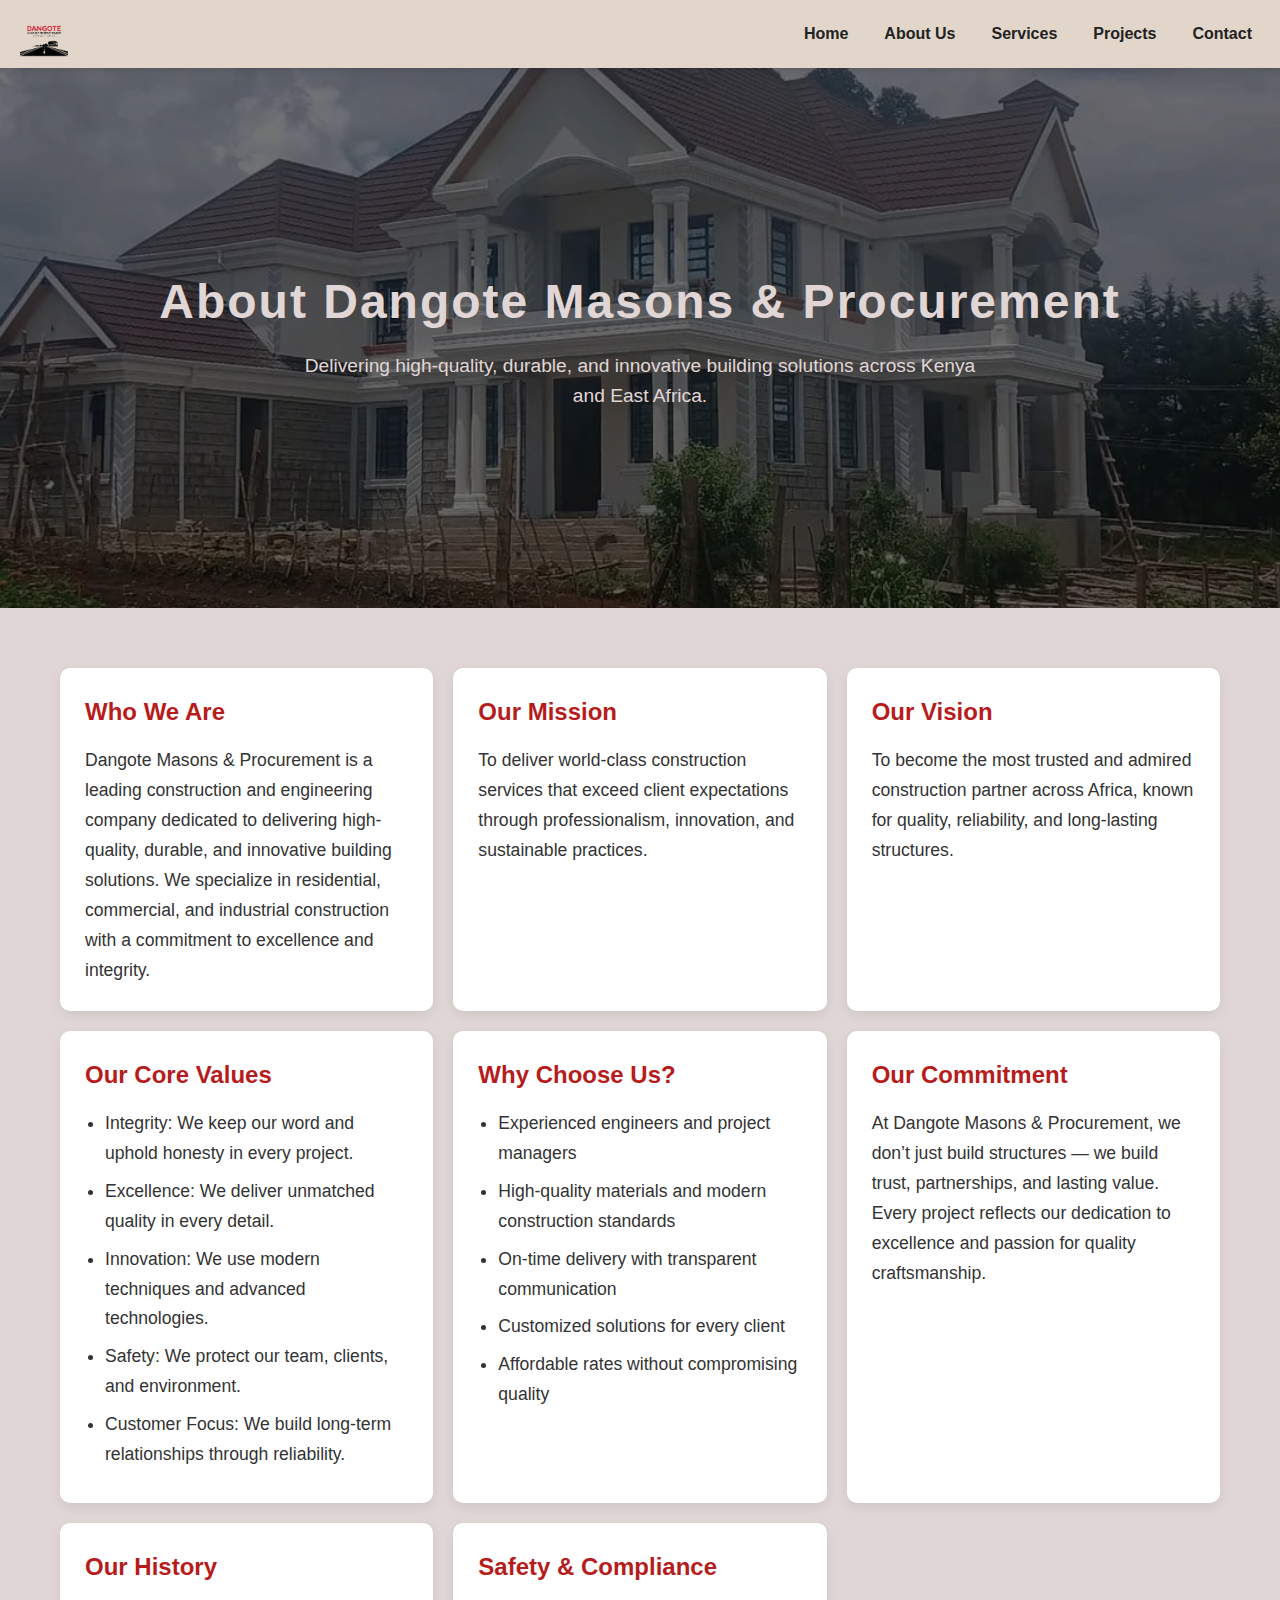
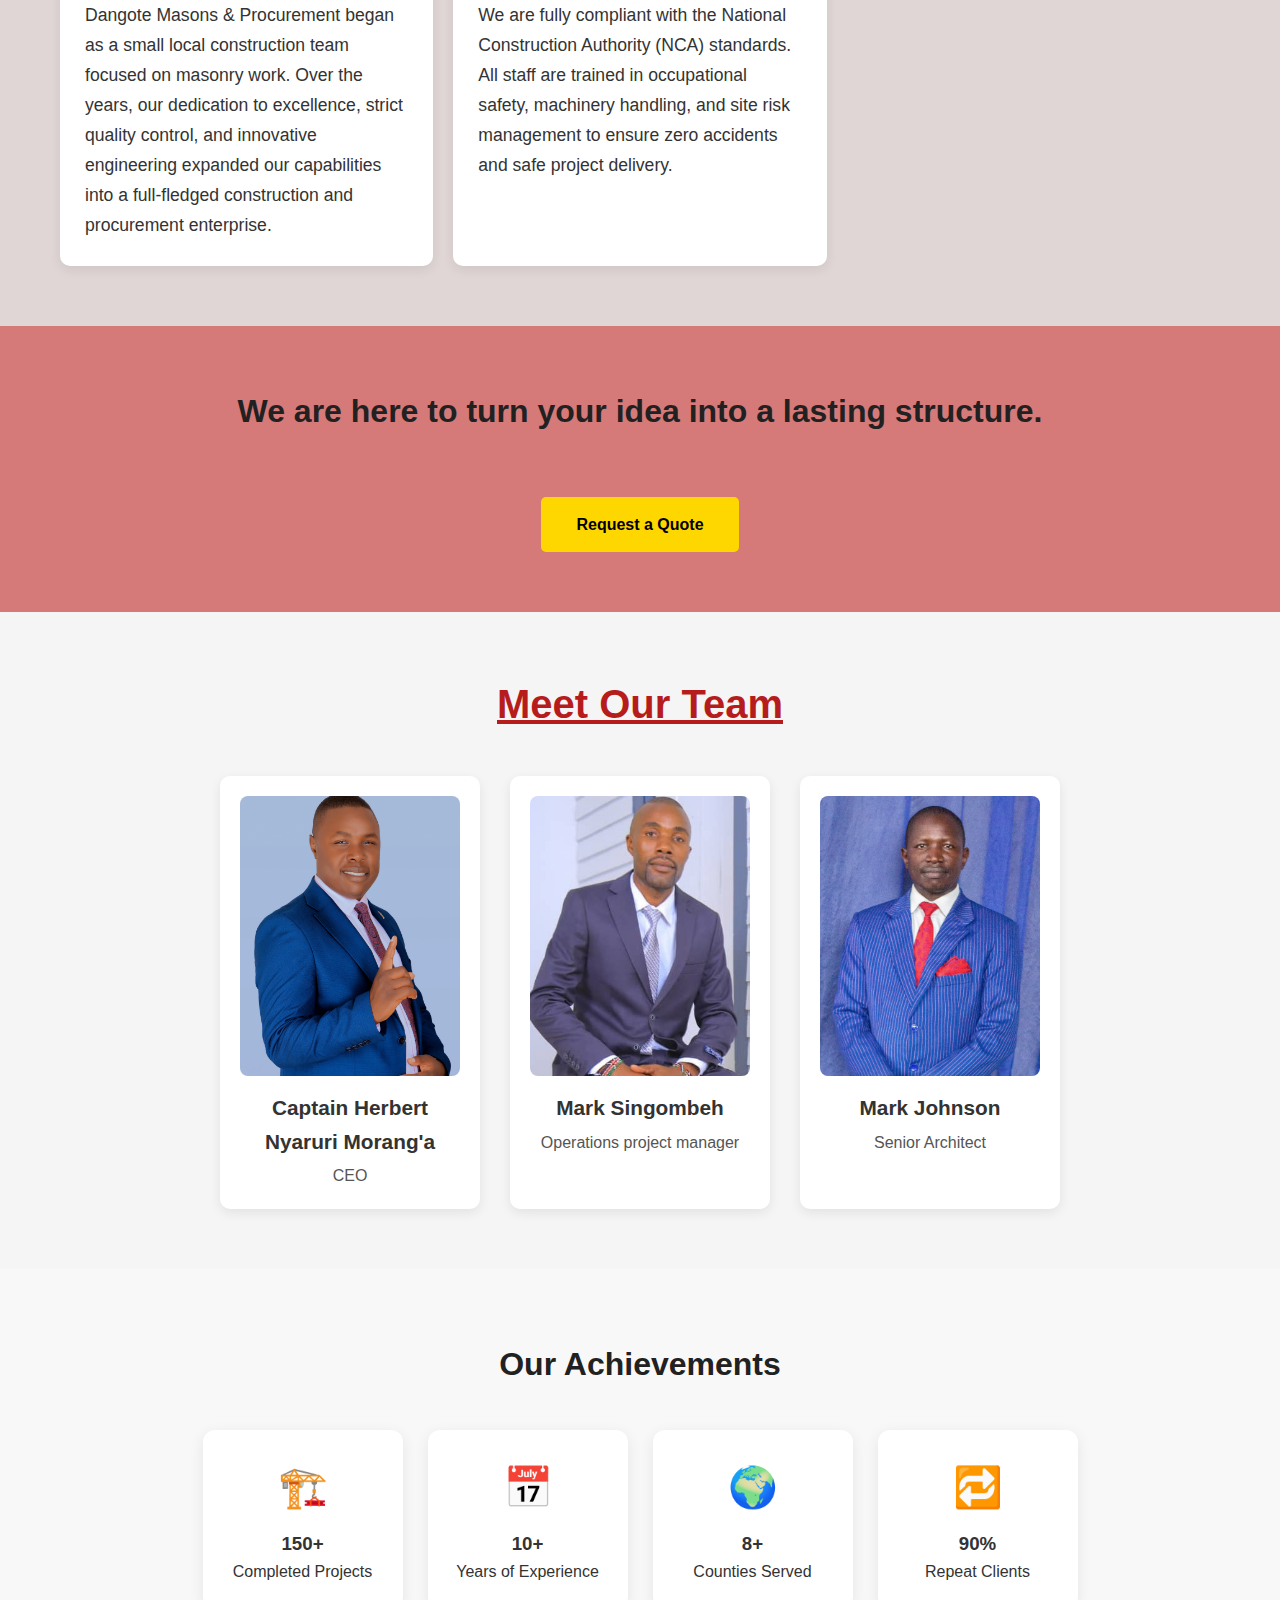
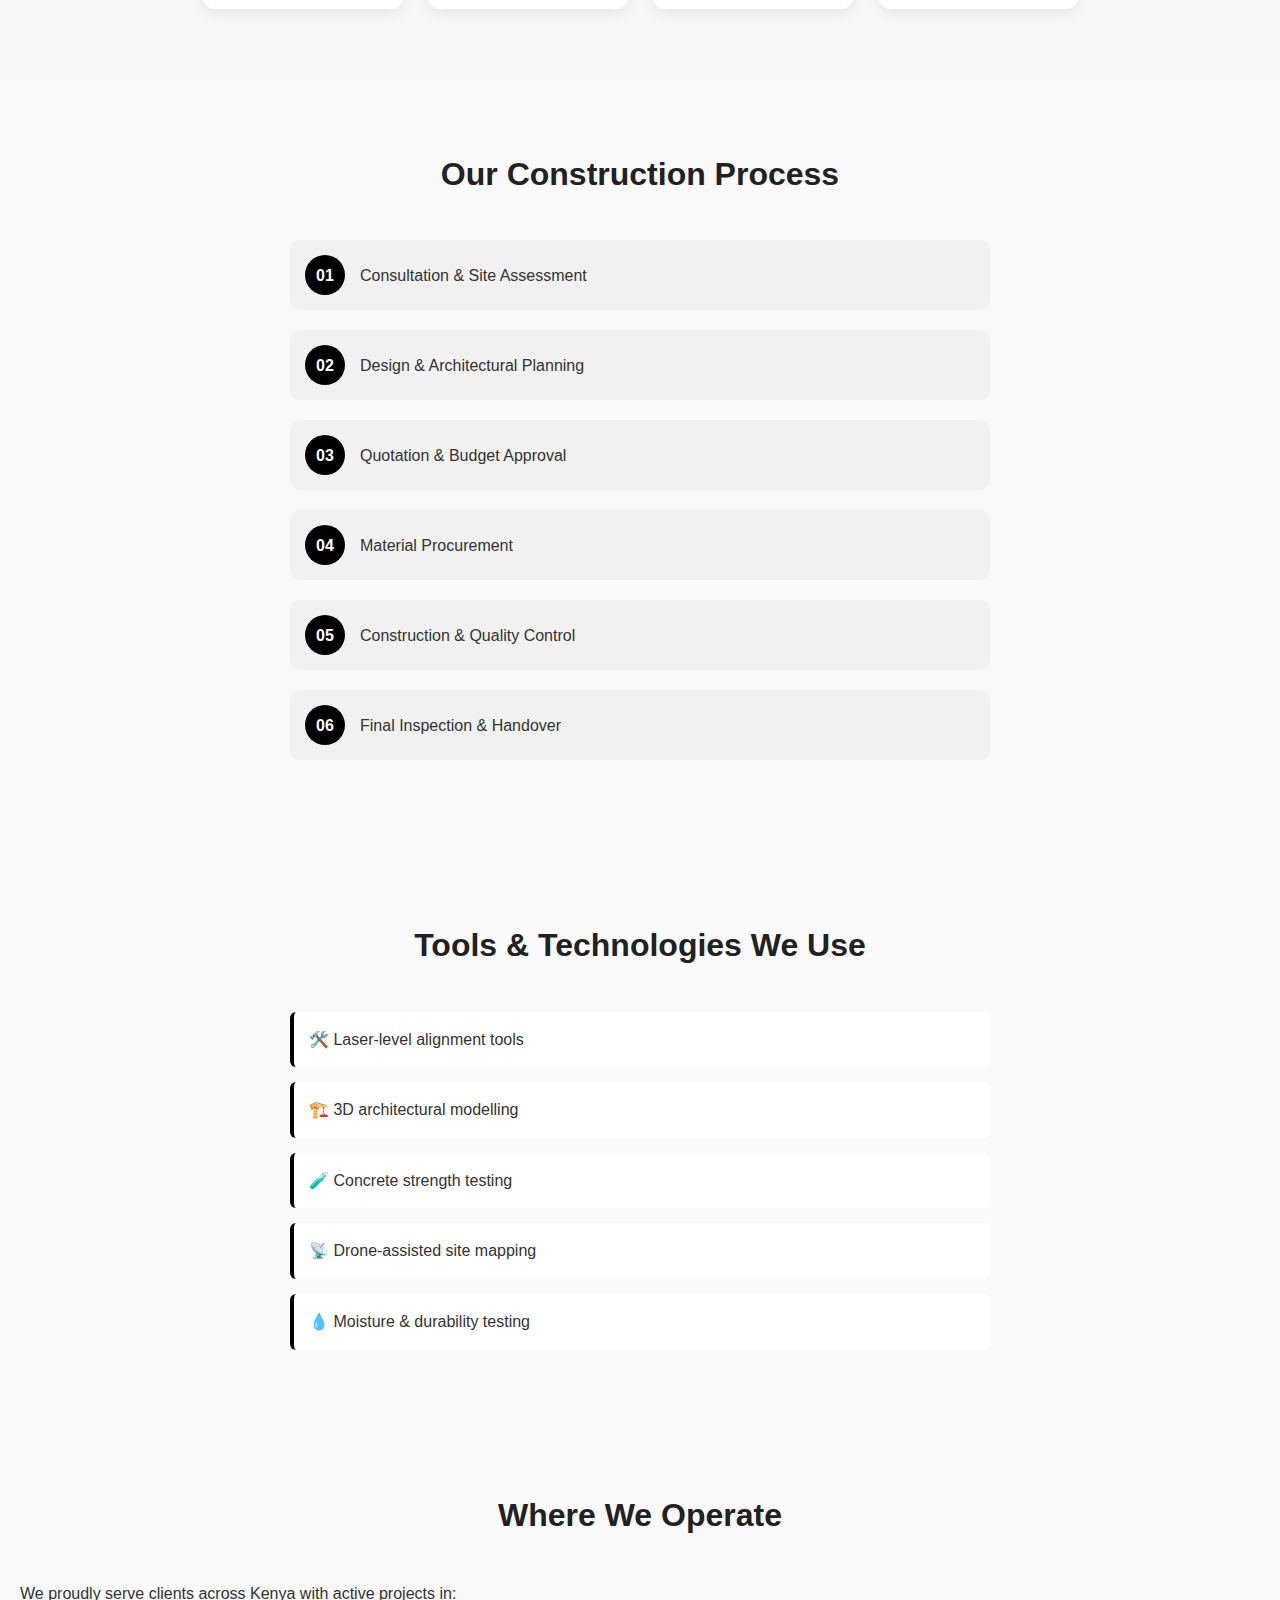
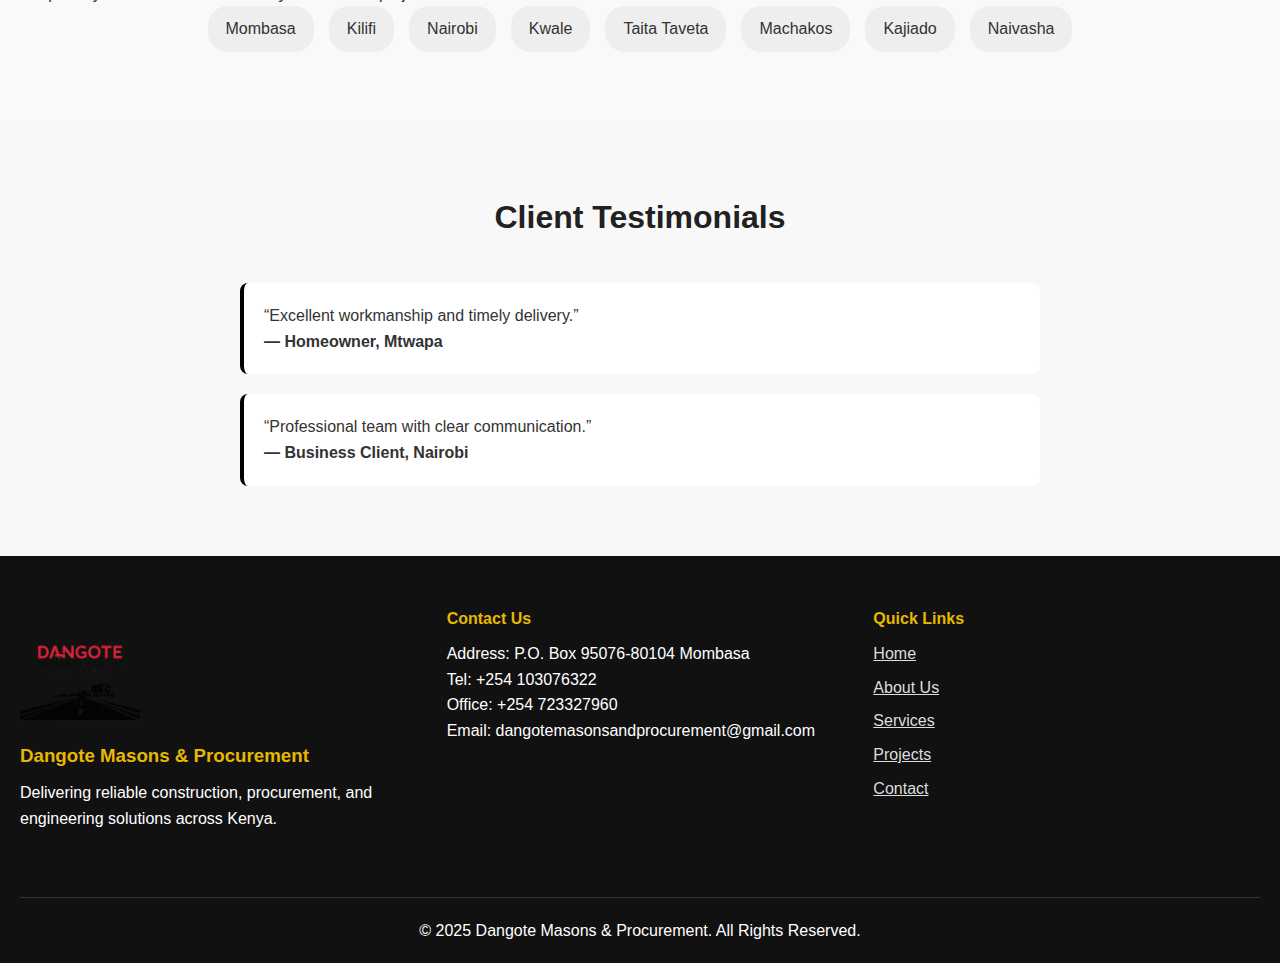
<file: about.html>
<!DOCTYPE html>
<html lang="en">
<head>
<meta charset="UTF-8">
<meta name="viewport" content="width=device-width, initial-scale=1.0">

<title>About Us | Dangote Masons & Procurement – Construction & Masonry Experts in Kenya</title>

<meta name="description" content="Discover who we are at Dangote Masons & Procurement—trusted experts in construction, masonry, renovations, and procurement services across Kenya. Learn about our mission, team, and certifications.">

<meta name="keywords" content="about Dangote Masons, construction company Kenya, masonry experts Kenya, building contractors Kenya, renovations Kenya, procurement services Kenya">

<!-- Social Sharing -->
<meta property="og:title" content="About Dangote Masons & Procurement">
<meta property="og:description" content="Trusted construction and masonry company in Kenya. Learn about our mission, team, and expertise.">
<meta property="og:image" content="https://dangotemasons.co.ke/assets/images/favicon.jpg">
<meta property="og:type" content="website">

<link rel="stylesheet" href="assets/styles.css">
<link rel="icon" href="assets/images/favicon.jpg">
</head>

<body>
<header>
  <div class="logo">
    <a href="index.html"><img src="assets/images/logo.png" alt="Dangote Logo"></a>
  </div>
  <nav>
    <ul class="nav-menu">
      <li><a href="index.html">Home</a></li>
      <li><a href="about.html">About Us</a></li>
      <li><a href="services.html">Services</a></li>
      <li><a href="projects.html">Projects</a></li>
      <li><a href="contact.html">Contact</a></li>
    </ul>
  </nav>
  <div class="mobile-menu-toggle">☰</div>
</header>


<!-- ABOUT HERO -->
<section class="about-hero" style="background-image: url('../assets/images/project17.jpg');">
    <div class="about-hero-overlay">
        <h1>About Dangote Masons & Procurement</h1>
        <p>Delivering high-quality, durable, and innovative building solutions across Kenya and East Africa.</p>
    </div>
</section>

<!-- ABOUT CONTENT -->
<section class="about-content">
  <div class="about-grid">

    <div class="about-card">
      <h3>Who We Are</h3>
      <p>Dangote Masons & Procurement is a leading construction and engineering company dedicated to delivering high-quality, durable, and innovative building solutions. We specialize in residential, commercial, and industrial construction with a commitment to excellence and integrity.</p>
    </div>

    <div class="about-card">
      <h3>Our Mission</h3>
      <p>To deliver world-class construction services that exceed client expectations through professionalism, innovation, and sustainable practices.</p>
    </div>

    <div class="about-card">
      <h3>Our Vision</h3>
      <p>To become the most trusted and admired construction partner across Africa, known for quality, reliability, and long-lasting structures.</p>
    </div>

    <div class="about-card">
      <h3>Our Core Values</h3>
      <ul>
        <li>Integrity: We keep our word and uphold honesty in every project.</li>
        <li>Excellence: We deliver unmatched quality in every detail.</li>
        <li>Innovation: We use modern techniques and advanced technologies.</li>
        <li>Safety: We protect our team, clients, and environment.</li>
        <li>Customer Focus: We build long-term relationships through reliability.</li>
      </ul>
    </div>

    <div class="about-card">
      <h3>Why Choose Us?</h3>
      <ul>
        <li>Experienced engineers and project managers</li>
        <li>High-quality materials and modern construction standards</li>
        <li>On-time delivery with transparent communication</li>
        <li>Customized solutions for every client</li>
        <li>Affordable rates without compromising quality</li>
      </ul>
    </div>

    <div class="about-card">
      <h3>Our Commitment</h3>
      <p>At Dangote Masons & Procurement, we don’t just build structures — we build trust, partnerships, and lasting value. Every project reflects our dedication to excellence and passion for quality craftsmanship.</p>
    </div>

    <div class="about-card">
      <h3>Our History</h3>
      <p>Dangote Masons & Procurement began as a small local construction team focused on masonry work. Over the years, our dedication to excellence, strict quality control, and innovative engineering expanded our capabilities into a full-fledged construction and procurement enterprise.</p>
    </div>

    <div class="about-card">
      <h3>Safety & Compliance</h3>
      <p>We are fully compliant with the National Construction Authority (NCA) standards. All staff are trained in occupational safety, machinery handling, and site risk management to ensure zero accidents and safe project delivery.</p>
    </div>

  </div>
</section>

<!-- CTA BANNER -->
<section class="cta-banner">
    <div class="cta-container">
        <h2>We are here to turn your idea into a lasting structure.</h2>
        <a href="contact.html" class="btn">Request a Quote</a>
    </div>
</section>




<section class="team">
  <h2 class="section-title"><u>Meet Our Team</u></h2>
  <div class="team-grid">

    <!-- Staff Member -->
    <div class="team-member">
      <img src="assets/staff1.jpg" alt="CEO">
      <h3>Captain Herbert Nyaruri Morang'a</h3>
      <p>CEO</p>
    </div>

    <div class="team-member">
      <img src="assets/staff.jpg" alt="Mark Singombe">
      <h3>Mark Singombeh</h3>
      <p>Operations project manager</p>
    </div>

    <div class="team-member">
      <img src="assets/images/staff3.jpg" alt="Mark Johnson">
      <h3>Mark Johnson</h3>
      <p> Senior Architect</p>
    </div>
  </div>
</section>

<section class="achievements">
    <h2 class="section-title">Our Achievements</h2>

    <div class="ach-grid">

        <div class="ach-card">
            <div class="ach-icon">🏗️</div>
            <h3>150+</h3>
            <p>Completed Projects</p>
        </div>

        <div class="ach-card">
            <div class="ach-icon">📅</div>
            <h3>10+</h3>
            <p>Years of Experience</p>
        </div>

        <div class="ach-card">
            <div class="ach-icon">🌍</div>
            <h3>8+</h3>
            <p>Counties Served</p>
        </div>

        <div class="ach-card">
            <div class="ach-icon">🔁</div>
            <h3>90%</h3>
            <p>Repeat Clients</p>
        </div>

    </div>
</section>
<section class="process">
    <h2 class="section-title">Our Construction Process</h2>

    <div class="process-steps">

        <div class="step">
            <span class="step-number">01</span>
            <p>Consultation & Site Assessment</p>
        </div>

        <div class="step">
            <span class="step-number">02</span>
            <p>Design & Architectural Planning</p>
        </div>

        <div class="step">
            <span class="step-number">03</span>
            <p>Quotation & Budget Approval</p>
        </div>

        <div class="step">
            <span class="step-number">04</span>
            <p>Material Procurement</p>
        </div>

        <div class="step">
            <span class="step-number">05</span>
            <p>Construction & Quality Control</p>
        </div>

        <div class="step">
            <span class="step-number">06</span>
            <p>Final Inspection & Handover</p>
        </div>

    </div>
</section>
<section class="technology">
    <h2 class="section-title">Tools & Technologies We Use</h2>

    <div class="tech-grid">

        <div class="tech-item">🛠️ Laser-level alignment tools</div>
        <div class="tech-item">🏗️ 3D architectural modelling</div>
        <div class="tech-item">🧪 Concrete strength testing</div>
        <div class="tech-item">📡 Drone-assisted site mapping</div>
        <div class="tech-item">💧 Moisture & durability testing</div>

    </div>
</section>
<section class="coverage">
    <h2 class="section-title">Where We Operate</h2>
    <p class="coverage-text">We proudly serve clients across Kenya with active projects in:</p>

    <div class="coverage-grid">
        <span>Mombasa</span>
        <span>Kilifi</span>
        <span>Nairobi</span>
        <span>Kwale</span>
        <span>Taita Taveta</span>
        <span>Machakos</span>
        <span>Kajiado</span>
        <span>Naivasha</span>
    </div>
</section>
<section class="testimonials">
    <h2 class="section-title">Client Testimonials</h2>

    <div class="testi-grid">

        <div class="testi-card">
            <p>“Excellent workmanship and timely delivery.”</p>
            <strong>— Homeowner, Mtwapa</strong>
        </div>

        <div class="testi-card">
            <p>“Professional team with clear communication.”</p>
            <strong>— Business Client, Nairobi</strong>
        </div>

    </div>
</section>


  <!-- Footer -->
<footer class="footer">
  <div class="footer-container">

    <!-- Logo + About -->
    <div class="footer-column">
      <img src="assets/images/logo.png" class="footer-logo" alt="Dangote Logo">
      <h3>Dangote Masons & Procurement</h3>
      <p>Delivering reliable construction, procurement, and engineering solutions across Kenya.</p>

      <!-- Social Icons -->
      <div class="footer-socials">
        <a href="https://www.facebook.com/@dangotemasonsandprocurement" target="_blank"><i class="fab fa-facebook"></i></a>
        <a href="https://www.instagram.com/@dangotemasonsandprocurement" target="_blank"><i class="fab fa-instagram"></i></a>
        <a href="https://www.tiktok.com/@dangotemasonsandprocurement" target="_blank"><i class="fab fa-tiktok"></i></a>
      </div>
    </div>

    <!-- Contact -->
    <div class="footer-column">
      <h4>Contact Us</h4>
      <p>Address: P.O. Box 95076-80104 Mombasa</p>
      <p>Tel: +254 103076322</p>
      <p>Office: +254 723327960 </p>
      <p>Email: dangotemasonsandprocurement@gmail.com</p>
    </div>

    <!-- Quick Links -->
    <div class="footer-column footer-links">
      <h4>Quick Links</h4>
      <a href="index.html">Home</a>
      <a href="about.html">About Us</a>
      <a href="services.html">Services</a>
      <a href="projects.html">Projects</a>
      <a href="contact.html">Contact</a>
    </div>

  </div>

  <div class="footer-bottom">
    <p>© 2025 Dangote Masons & Procurement. All Rights Reserved.</p>
  </div>
</footer>
<script src="script.js"></script>
</body>
</html>
</file>
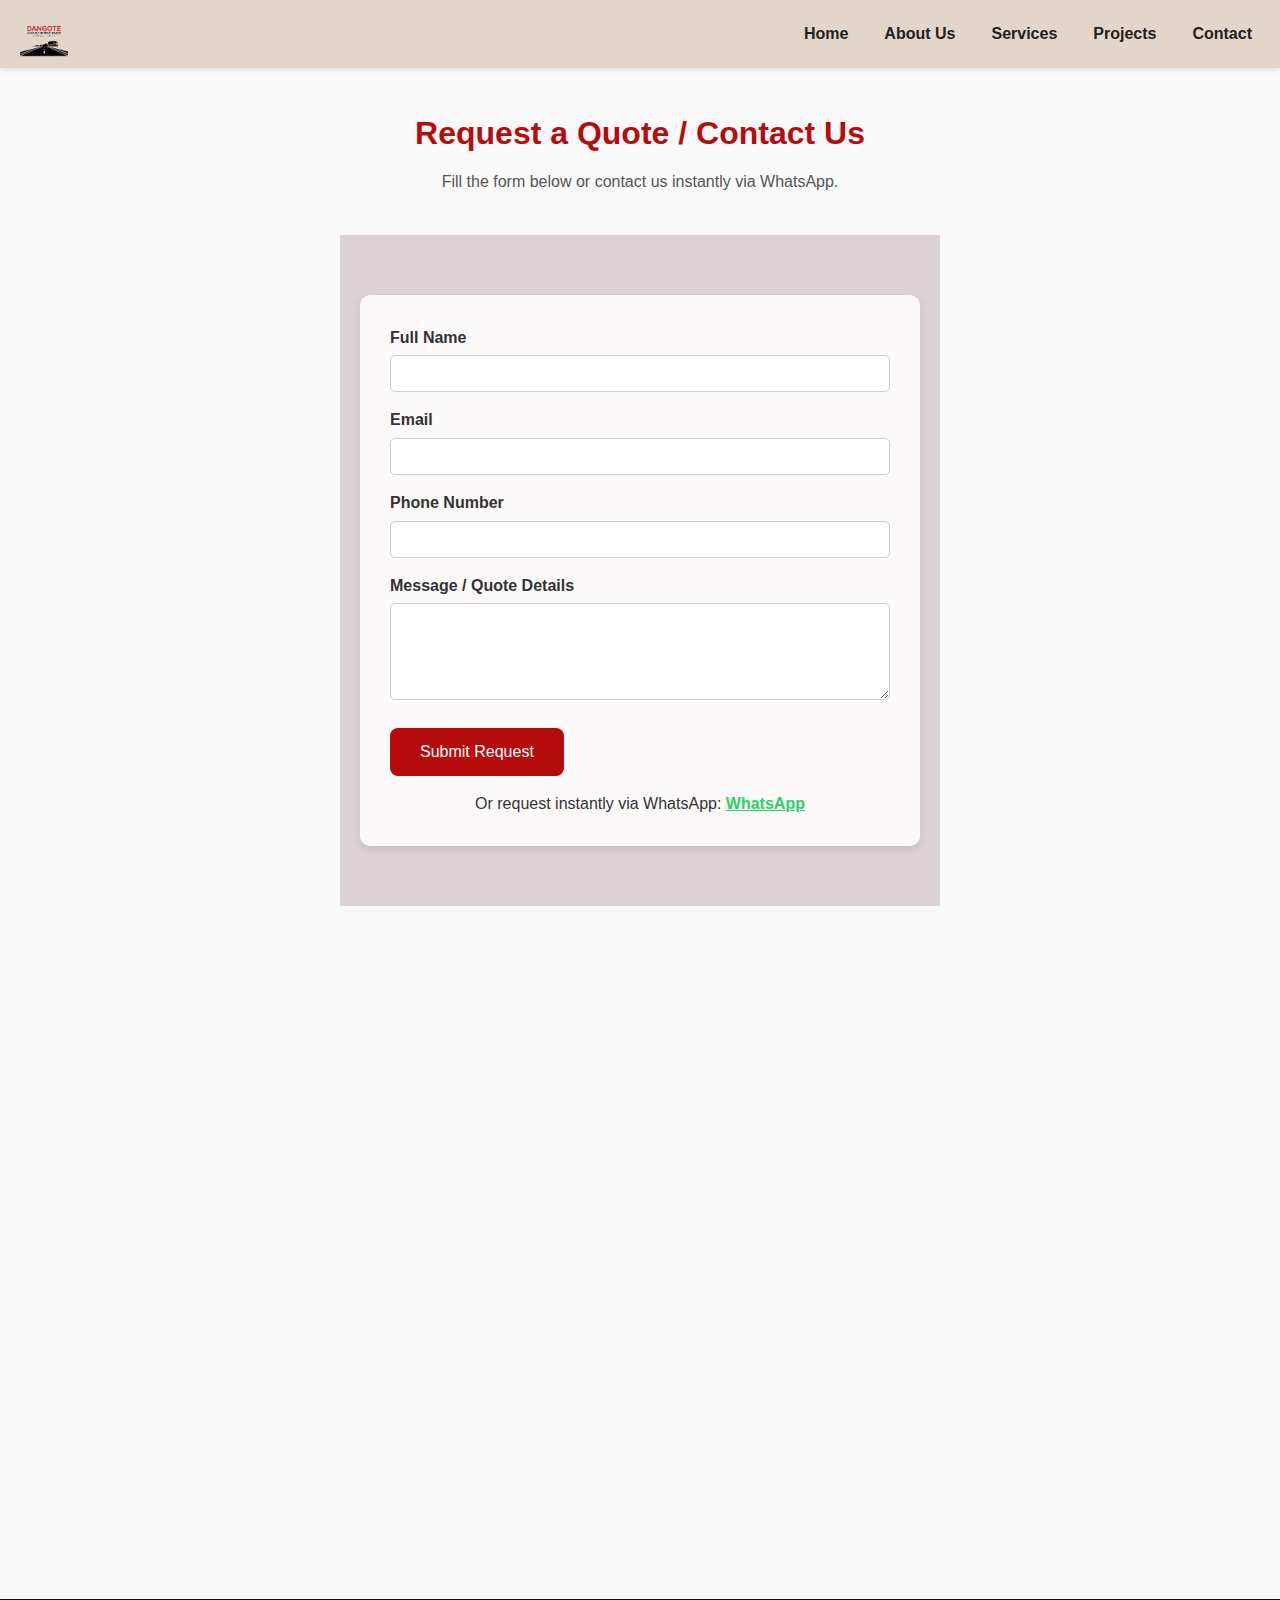
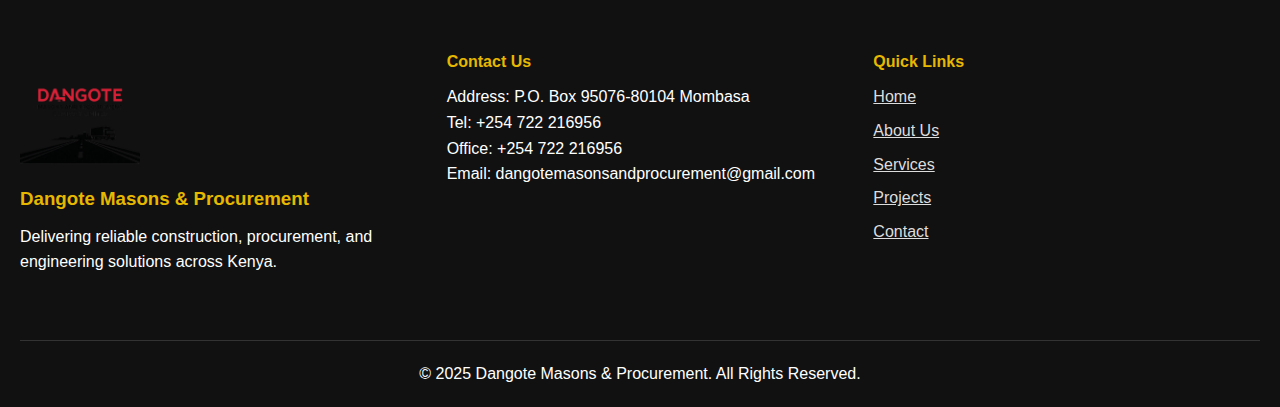
<file: contact.html>
<!DOCTYPE html>
<html lang="en">
<head>
<meta charset="UTF-8">
<meta name="viewport" content="width=device-width, initial-scale=1.0">

<title>Contact Us | Dangote Masons & Procurement – Construction Experts in Kenya</title>

<meta name="description" content="Get in touch with Dangote Masons & Procurement for construction services, project consultations, masonry work, and renovation quotes across Kenya. Reliable and professional support.">

<meta name="keywords" content="contact Dangote Masons, construction Kenya, masonry Kenya, building contractors Kenya, renovation quotes Kenya">

<!-- Social Sharing-->
<meta property="og:title" content="Contact Dangote Masons & Procurement">
<meta property="og:description" content="Reach out for construction, masonry, and renovation services across Kenya.">
<meta property="og:image" content="https://dangotemasons.co.ke/assets/images/favicon.jpg">
<meta property="og:type" content="website">

<link rel="stylesheet" href="assets/styles.css">
<link rel="icon" href="assets/images/favicon.jpg">
</head>

<body>

<header>
  <div class="logo">
    <a href="index.html"><img src="assets/images/logo.png" alt="Dangote Logo"></a>
  </div>
  <nav>
    <ul class="nav-menu">
      <li><a href="index.html">Home</a></li>
      <li><a href="about.html">About Us</a></li>
      <li><a href="services.html">Services</a></li>
      <li><a href="projects.html">Projects</a></li>
      <li><a href="contact.html">Contact</a></li>
    </ul>
  </nav>
  <div class="mobile-menu-toggle">☰</div>
</header>

 <section style="text-align:center; padding:40px 20px;">
        <h1 style="color:#b70c0c; margin-bottom:10px;">Request a Quote / Contact Us</h1>
        <p style="color:#555; font-size:1rem; max-width:600px; margin:auto;">
            Fill the form below or contact us instantly via WhatsApp.
        </p>
    </section>

    
<!-- Quote / Contact Form -->
<section style="max-width:600px; margin:auto; padding:60px 20px; background:#ddd3d3;">
    <form 
        action="https://formsubmit.co/dangotemasonsandprocurement@gmail.com" 
        method="POST" 
        style="background:#fcf9f9; padding:30px; border-radius:10px; box-shadow:0 4px 10px rgba(0,0,0,0.1);">

        <!-- Hidden fields for FormSubmit -->
        <input type="hidden" name="_subject" value="New Quote Request">
        <input type="hidden" name="_captcha" value="false">

        <label for="name" style="display:block; margin-bottom:5px; font-weight:bold;">Full Name</label>
        <input type="text" id="name" name="name" required style="width:100%; padding:10px; margin-bottom:15px; border:1px solid #ccc; border-radius:5px;">

        <label for="email" style="display:block; margin-bottom:5px; font-weight:bold;">Email</label>
        <input type="email" id="email" name="email" required style="width:100%; padding:10px; margin-bottom:15px; border:1px solid #ccc; border-radius:5px;">

        <label for="phone" style="display:block; margin-bottom:5px; font-weight:bold;">Phone Number</label>
        <input type="tel" id="phone" name="phone" required style="width:100%; padding:10px; margin-bottom:15px; border:1px solid #ccc; border-radius:5px;">

        <label for="message" style="display:block; margin-bottom:5px; font-weight:bold;">Message / Quote Details</label>
        <textarea id="message" name="message" rows="5" required style="width:100%; padding:10px; margin-bottom:20px; border:1px solid #ccc; border-radius:5px;"></textarea>

        <button type="submit" style="background-color:#b70c0c; color:#fff; padding:15px 30px; border:none; border-radius:8px; font-size:1rem; cursor:pointer;">
            Submit Request
        </button>

        <p style="margin-top:15px; text-align:center;">
            Or request instantly via WhatsApp:
            <a href="https://wa.me/254722216956?text=Hello%2C%20I%20would%20like%20a%20quote%20from%20Dangote%20Masons%20and%20Procurement." 
               target="_blank" 
               style="color:#25D366; font-weight:bold;">WhatsApp</a>
        </p>
    </form>
</section>

<!-- Map -->
<section style="max-width:1200px; margin:auto; padding:0 20px 40px 20px;">
    <div style="position:relative; width:100%; padding-bottom:56.25%;">
        <iframe 
            src="https://www.google.com/maps/embed?pb=!1m18!1m12!1m3!1d3989.327794953444!2d39.651146!3d-4.043477!2m3!1f0!2f0!3f0!3m2!1i1024!2i768!4f13.1!3m3!1m2!1s0x18401fdddf4eec7f%3A0xd7e3c6e7aa7e29c3!2sMombasa%2C%20Kenya!5e0!3m2!1sen!2sus!4v1700000000000!5m2!1sen!2sus" 
            width="100%" 
            height="100%" 
            style="border:0; position:absolute; top:0; left:0;" 
            allowfullscreen="" 
            loading="lazy"
            referrerpolicy="no-referrer-when-downgrade">
        </iframe>
    </div>
</section>

<!-- Footer -->
<footer class="footer">
  <div class="footer-container">

    <!-- Logo + About -->
    <div class="footer-column">
      <img src="assets/images/logo.png" class="footer-logo" alt="Dangote Logo">
      <h3>Dangote Masons & Procurement</h3>
      <p>Delivering reliable construction, procurement, and engineering solutions across Kenya.</p>

      <!-- Social Icons -->
      <div class="footer-socials">
        <a href="https://www.facebook.com/@dangotemasonsandprocurement"target="_blank"><i class="fab fa-facebook"></i></a>
        <a href="https://www.instagram.com/@dangotemasonsandprocurement" target="_blank"><i class="fab fa-instagram"></i></a>
        <a href="https://www.tiktok.com/@dangotemasonsandprocurement" target="_blank"><i class="fab fa-tiktok"></i></a>
      </div>
    </div>

    <!-- Contact -->
    <div class="footer-column">
      <h4>Contact Us</h4>
      <p>Address: P.O. Box 95076-80104 Mombasa</p>
      <p>Tel: +254 722 216956</p>
      <p>Office: +254 722 216956</p>
      <p>Email: dangotemasonsandprocurement@gmail.com</p>
    </div>

    <!-- Quick Links -->
    <div class="footer-column footer-links">
      <h4>Quick Links</h4>
      <a href="index.html">Home</a>
      <a href="about.html">About Us</a>
      <a href="services.html">Services</a>
      <a href="projects.html">Projects</a>
      <a href="contact.html">Contact</a>
    </div>

  </div>

  <div class="footer-bottom">
    <p>© 2025 Dangote Masons & Procurement. All Rights Reserved.</p>
  </div>
</footer>
<script src="script.js"></script>
</body>
</html>
</file>
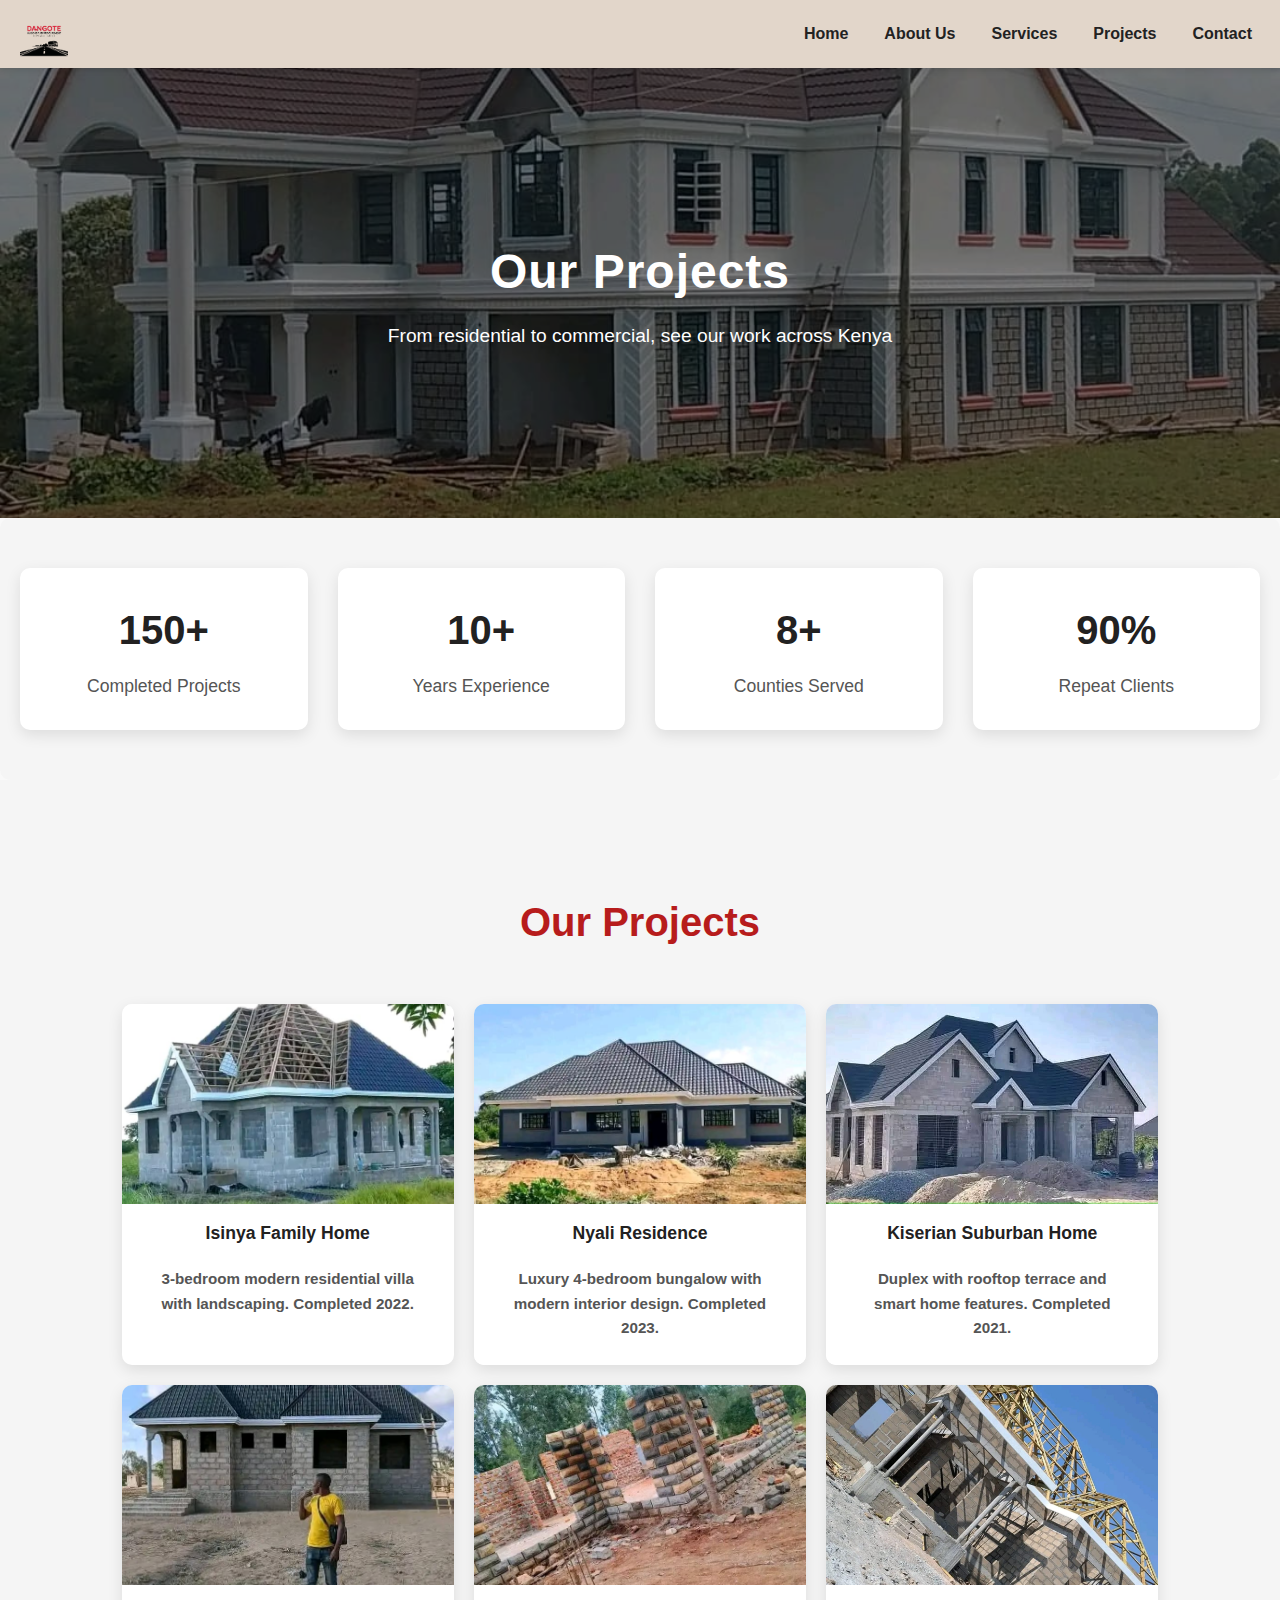
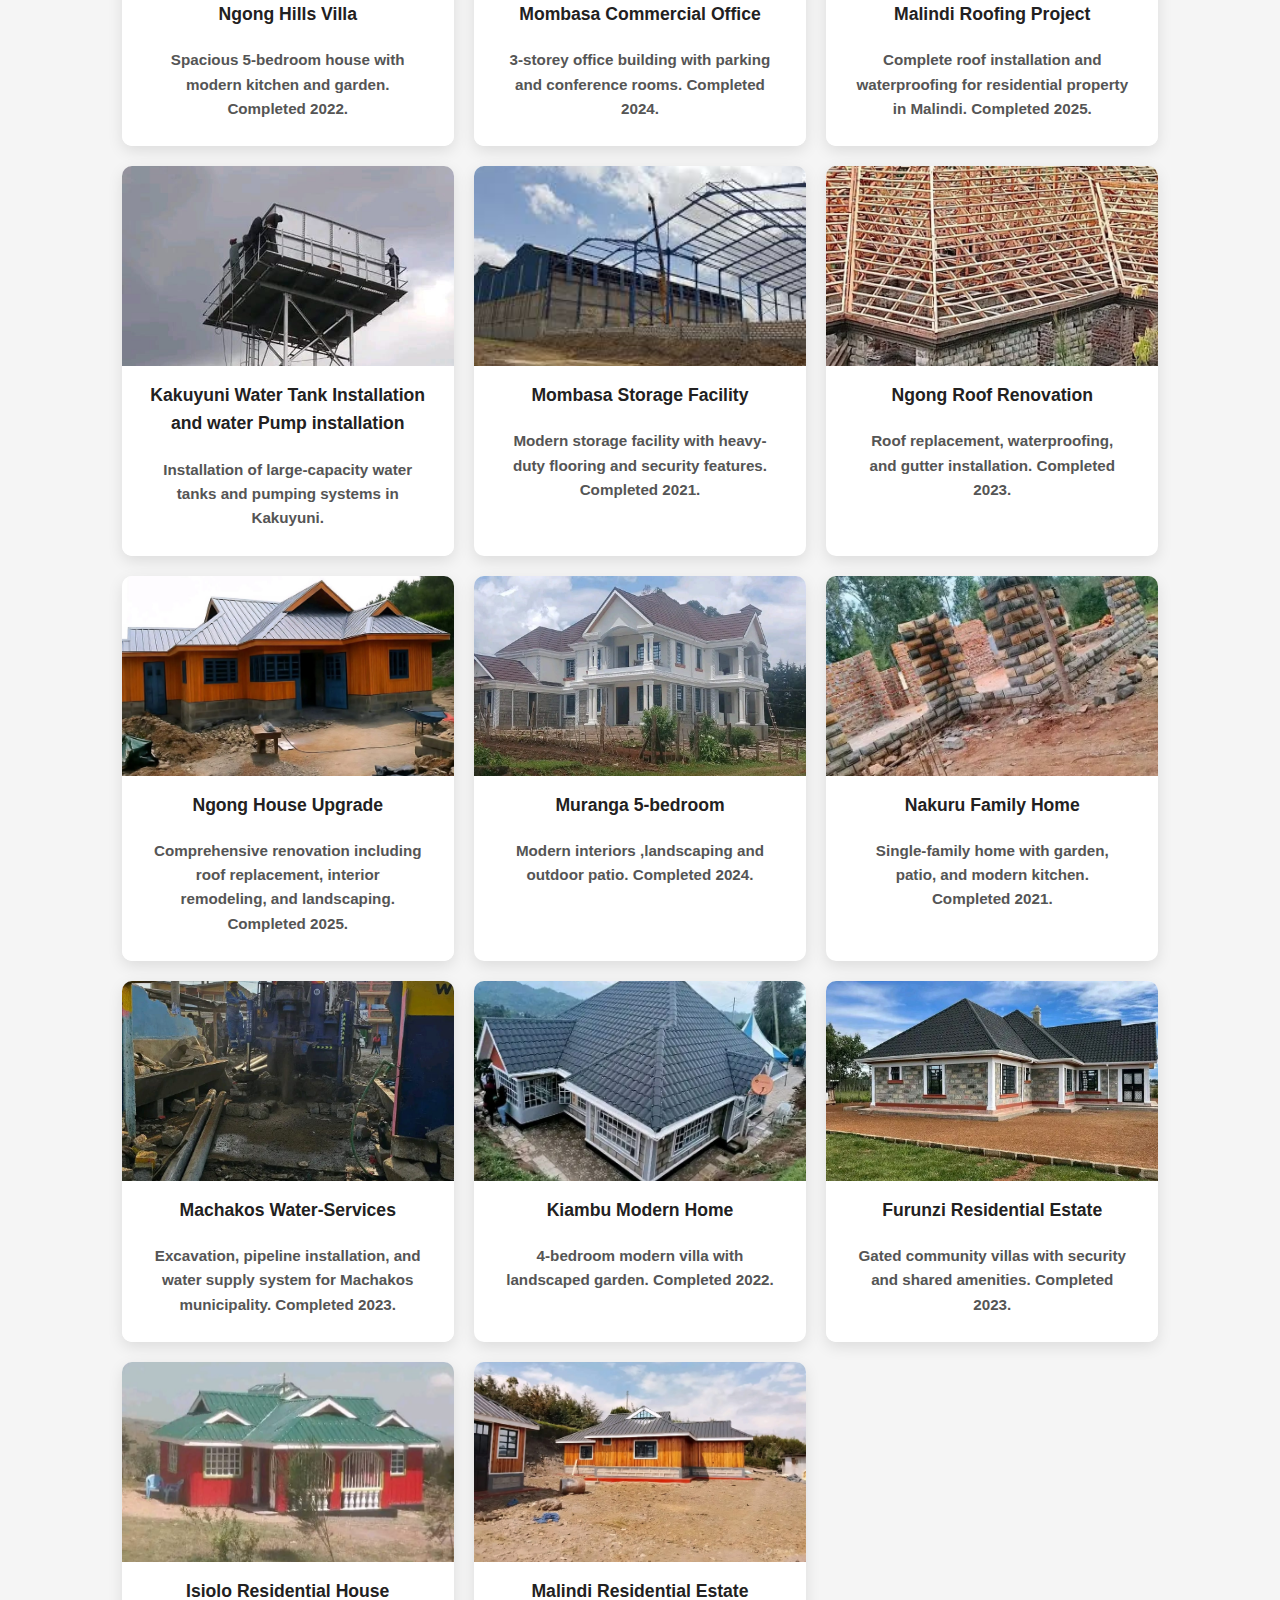
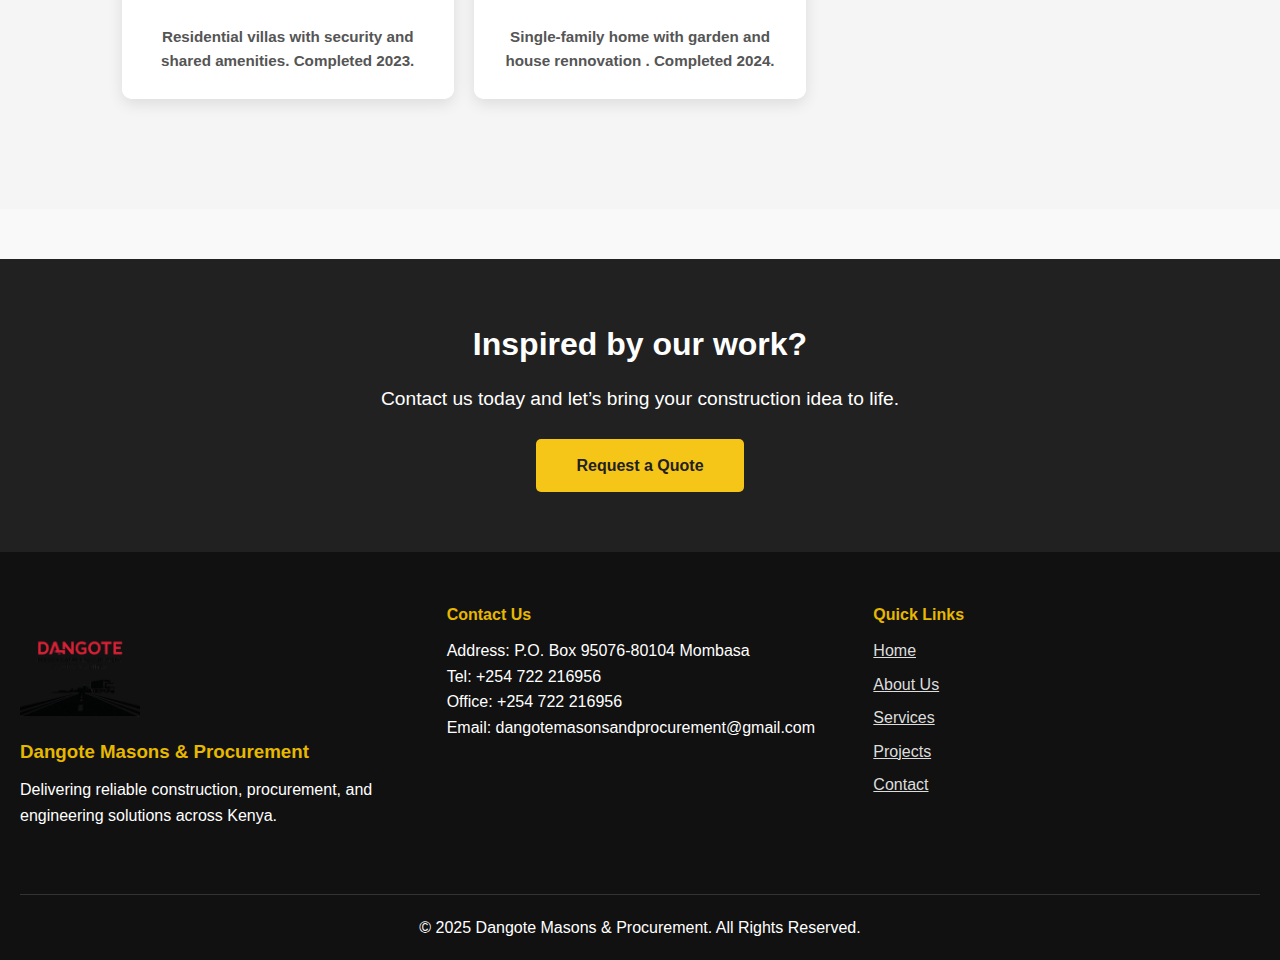
<file: projects.html>
<!DOCTYPE html>
<html lang="en">
<head>
<meta charset="UTF-8">
<meta name="viewport" content="width=device-width, initial-scale=1.0">

<title>Projects | Dangote Masons & Procurement – Construction & Masonry Work in Kenya</title>

<meta name="description" content="Explore completed and ongoing projects by Dangote Masons & Procurement, including construction, masonry, renovations, concrete works, and building solutions across Kenya.">

<meta name="keywords" content="construction projects Kenya, masonry projects, Dangote Masons work, building contractors Kenya, renovations Kenya">

<!-- Social Preview -->
<meta property="og:title" content="Dangote Masons & Procurement – Our Projects">
<meta property="og:description" content="See our completed construction and masonry projects across Kenya. Quality workmanship and professional results.">
<meta property="og:image" content="https://dangotemasons.co.ke/assets/images/favicon.jpg">
<meta property="og:type" content="website">

<link rel="stylesheet" href="assets/styles.css">
<link rel="icon" href="assets/images/favicon.jpg">
</head>


<body>
<header>
  <div class="logo">
    <a href="index.html"><img src="assets/images/logo.png" alt="Dangote Logo"></a>
  </div>
  <nav>
    <ul class="nav-menu">
      <li><a href="index.html">Home</a></li>
      <li><a href="about.html">About Us</a></li>
      <li><a href="services.html">Services</a></li>
      <li><a href="projects.html">Projects</a></li>
      <li><a href="contact.html">Contact</a></li>
    </ul>
  </nav>
  <div class="mobile-menu-toggle">☰</div>
</header>

<!-- Projects Hero -->
<section class="projects-hero">
    <div class="projects-hero-overlay">
        <h1>Our Projects</h1>
        <p>From residential to commercial, see our work across Kenya</p>
    </div>
</section>
<section class="projects-stats">
    <div class="stat">
        <h3>150+</h3>
        <p>Completed Projects</p>
    </div>
    <div class="stat">
        <h3>10+</h3>
        <p>Years Experience</p>
    </div>
    <div class="stat">
        <h3>8+</h3>
        <p>Counties Served</p>
    </div>
    <div class="stat">
        <h3>90%</h3>
        <p>Repeat Clients</p>
    </div>
</section>
<section class="projects">
    <div class="container">
        <h2 class="section-title">Our Projects</h2>

        <div class="projects-grid">

            <!-- Residential Projects -->
            <div class="project-item residential">
                <img src="../assets/images/project33.jpg" alt="Isinya Residential">
                <div class="project-info">
                    <h3>Isinya Family Home</h3>
                    <p>3-bedroom modern residential villa with landscaping. Completed 2022.</p>
                </div>
            </div>

            <div class="project-item residential">
                <img src="../assets/images/project31.jpg" alt="Nyali Residential">
                <div class="project-info">
                    <h3>Nyali Residence</h3>
                    <p>Luxury 4-bedroom bungalow with modern interior design. Completed 2023.</p>
                </div>
            </div>

            <div class="project-item residential">
                <img src="../assets/images/project34.jpg" alt="Kiserian Residential">
                <div class="project-info">
                    <h3>Kiserian Suburban Home</h3>
                    <p>Duplex with rooftop terrace and smart home features. Completed 2021.</p>
                </div>
            </div>

            <div class="project-item residential">
                <img src="../assets/images/project32.jpg" alt="Ngong Residential">
                <div class="project-info">
                    <h3>Ngong Hills Villa</h3>
                    <p>Spacious 5-bedroom house with modern kitchen and garden. Completed 2022.</p>
                </div>
            </div>

            <!-- Commercial Projects -->
            <div class="project-item commercial">
                <img src="../assets/images/project25.jpg" alt="Mombasa Commercial">
                <div class="project-info">
                    <h3>Mombasa Commercial Office</h3>
                    <p>3-storey office building with parking and conference rooms. Completed 2024.</p>
                </div>
            </div>

            <div class="project-item commercial">
                <img src="../assets/images/project26.jpg" alt="Kiserian Commercial">
                <div class="project-info">
                    <h3>Malindi Roofing Project</h3>
                    <p>Complete roof installation  and waterproofing for residential property in Malindi. Completed 2025.</p>
                </div>
            </div>

            <!-- Industrial Projects -->
            <div class="project-item industrial">
                <img src="../assets/images/project20.jpg" alt="Kakuyuni Industrial">
                <div class="project-info">
                    <h3>Kakuyuni Water Tank Installation and water Pump installation</h3>
                    <p>Installation of large-capacity water tanks and pumping systems in Kakuyuni.</p>
                </div>
            </div>

            <div class="project-item industrial">
                <img src="../assets/images/warehouse.jpg" alt="Mombasa Industrial">
                <div class="project-info">
                    <h3>Mombasa Storage Facility</h3>
                    <p>Modern storage facility with heavy-duty flooring and security features. Completed 2021.</p>
                </div>
            </div>

            <!-- Renovation Projects -->
            <div class="project-item renovation">
                <img src="../assets/images/project24.jpg" alt="Ngong Roofing">
                <div class="project-info">
                    <h3>Ngong Roof Renovation</h3>
                    <p>Roof replacement, waterproofing, and gutter installation. Completed 2023.</p>
                </div>
            </div>

            <div class="project-item renovation">
                <img src="../assets/images/project19.jpg" alt="Ngong Road Renovation">
                <div class="project-info">
                    <h3>Ngong House Upgrade</h3>
                    <p>Comprehensive renovation including roof replacement, interior remodeling, and landscaping. Completed 2025.</p>
                </div>
            </div>

            <!-- Mixed Residential / Coastal -->
            <div class="project-item residential">
                <img src="../assets/images/project17.jpg" alt="Malindi Coastal Home">
                <div class="project-info">
                    <h3>Muranga 5-bedroom</h3>
                    <p>Modern interiors ,landscaping and outdoor patio. Completed 2024.</p>
                </div>
            </div>

            <div class="project-item residential">
                <img src="../assets/images/project25.jpg" alt="Nakuru Residential">
                <div class="project-info">
                    <h3>Nakuru Family Home</h3>
                    <p>Single-family home with garden, patio, and modern kitchen. Completed 2021.</p>
                </div>
            </div>

            <div class="project-item commercial">
                <img src="../assets/images/project21.jpg" alt="Kwa Jeshi Residential">
                <div class="project-info">
                    <h3>Machakos Water-Services</h3>
                    <p>Excavation, pipeline installation, and water supply system for Machakos municipality. Completed 2023.</p>
                </div>
            </div>

            <div class="project-item residential">
                <img src="../assets/images/project35.jpg" alt="Kiambu Residential">
                <div class="project-info">
                    <h3>Kiambu Modern Home</h3>
                    <p>4-bedroom modern villa with landscaped garden. Completed 2022.</p>
                </div>
            </div>

            <div class="project-item residential">
                <img src="../assets/images/project36.jpg" alt="Furunzi Residential">
                <div class="project-info">
                    <h3>Furunzi Residential Estate</h3>
                    <p>Gated community villas with security and shared amenities. Completed 2023.</p>
                </div>
            </div>
             <div class="project-item residential">
                <img src="../assets/images/project15.jpg" alt="Furunzi Residential">
                <div class="project-info">
                    <h3>Isiolo Residential House</h3>
                    <p>Residential villas with security and shared amenities. Completed 2023.</p>
                </div>
            </div>
             <div class="project-item residential">
                <img src="../assets/images/project16.jpg" alt="Furunzi Residential">
                <div class="project-info">
                    <h3>Malindi Residential Estate</h3>
                    <p>Single-family home with garden and house rennovation . Completed 2024.</p>
                </div>
            </div>

        </div>
    </div>
</section>

<div class="projects-cta">
    <h3>Inspired by our work?</h3>
    <p>Contact us today and let’s bring your construction idea to life.</p>
    <a href="contact.html" class="btn-primary">Request a Quote</a>
</div>

    
<!-- Footer -->
<footer class="footer">
  <div class="footer-container">

    <!-- Logo + About -->
    <div class="footer-column">
      <img src="assets/images/logo.png" class="footer-logo" alt="Dangote Logo">
      <h3>Dangote Masons & Procurement</h3>
      <p>Delivering reliable construction, procurement, and engineering solutions across Kenya.</p>

      <!-- Social Icons -->
      <div class="footer-socials">
        <a href="https://www.facebook.com/@dangotemasonsandprocurement" target="_blank"><i class="fab fa-facebook"></i></a>
        <a href="https://www.instagram.com/@dangotemasonsandprocurement" target="_blank"><i class="fab fa-instagram"></i></a>
        <a href="https://www.tiktok.com/@dangotemasonsandprocurement" target="_blank"><i class="fab fa-tiktok"></i></a>
      </div>
    </div>

    <!-- Contact -->
    <div class="footer-column">
      <h4>Contact Us</h4>
      <p>Address: P.O. Box 95076-80104 Mombasa</p>
      <p>Tel: +254 722 216956</p>
      <p>Office: +254 722 216956</p>
      <p>Email: dangotemasonsandprocurement@gmail.com</p>
    </div>

    <!-- Quick Links -->
    <div class="footer-column footer-links">
      <h4>Quick Links</h4>
      <a href="index.html">Home</a>
      <a href="about.html">About Us</a>
      <a href="services.html">Services</a>
      <a href="projects.html">Projects</a>
      <a href="contact.html">Contact</a>
    </div>

  </div>

  <div class="footer-bottom">
    <p>© 2025 Dangote Masons & Procurement. All Rights Reserved.</p>
  </div>
</footer>
<script src="script.js"></script>
</body>
</html>
</file>
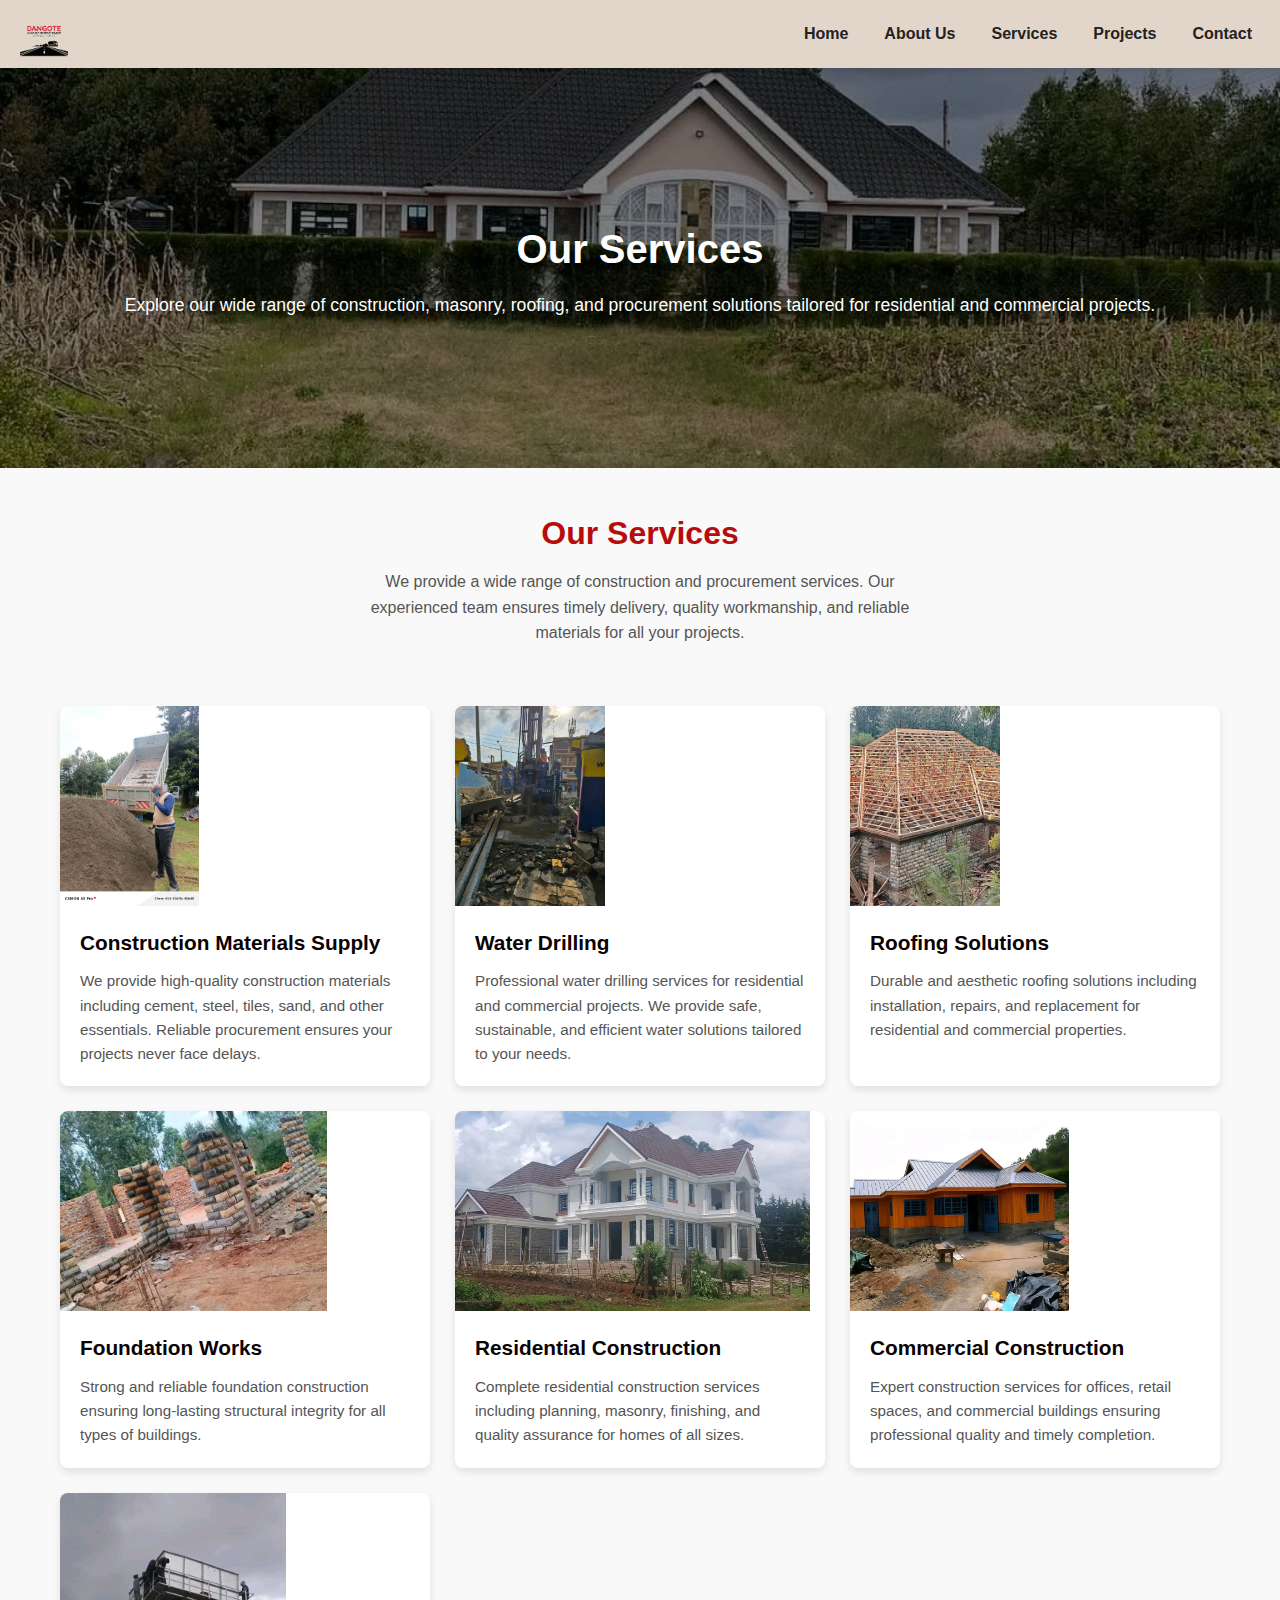
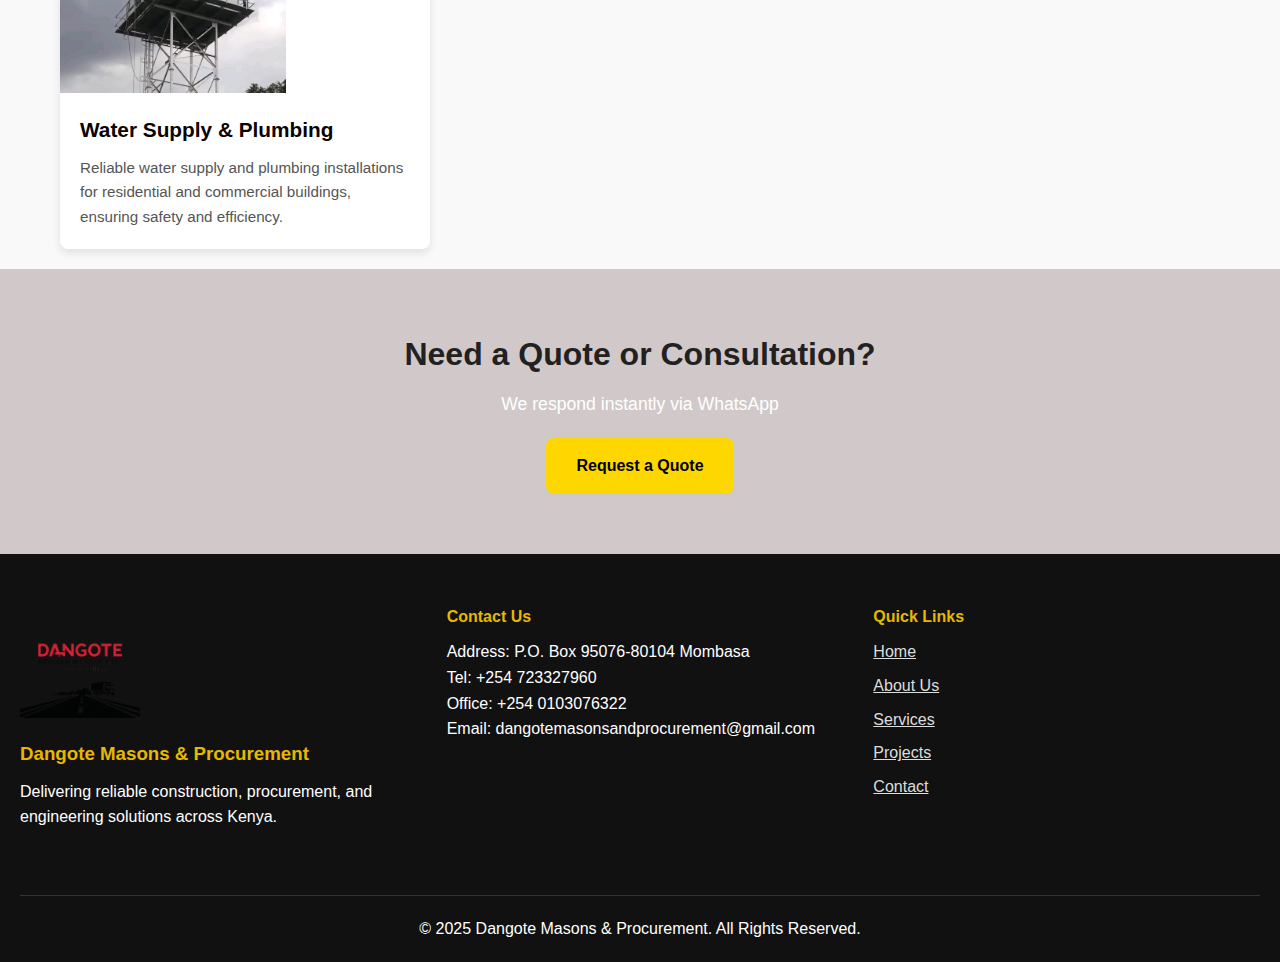
<file: services.html>
<!DOCTYPE html>
<html lang="en">
<head>
<meta charset="UTF-8">
<meta name="viewport" content="width=device-width, initial-scale=1.0">

<title>Our Services | Dangote Masons & Procurement – Construction & Masonry Experts in Kenya</title>

<meta name="description" content="Explore our construction and masonry services at Dangote Masons & Procurement, including building, renovations, concrete works, stone masonry, and procurement services across Kenya.">

<meta name="keywords" content="construction services Kenya, masonry services, building contractors Kenya, Dangote Masons, renovations Kenya, stone masonry Kenya">

<!-- Social Preview -->
<meta property="og:title" content="Dangote Masons & Procurement – Our Services">
<meta property="og:description" content="View our full range of construction and masonry services offered across Kenya.">
<meta property="og:image" content="https://dangotemasons.co.ke/assets/images/favicon.jpg">
<meta property="og:type" content="website">

<link rel="stylesheet" href="assets/styles.css">
<link rel="icon" href="assets/images/favicon.jpg">
</head>


<body>
<header>
  <div class="logo">
    <a href="index.html"><img src="assets/images/logo.png" alt="Dangote Logo"></a>
  </div>
  <nav>
    <ul class="nav-menu">
      <li><a href="index.html">Home</a></li>
      <li><a href="about.html">About Us</a></li>
      <li><a href="services.html">Services</a></li>
      <li><a href="projects.html">Projects</a></li>
      <li><a href="contact.html">Contact</a></li>
    </ul>
  </nav>
  <div class="mobile-menu-toggle">☰</div>
</header>


 <!-- Services Hero (Reusing Home Hero) -->
<section style="
    background-image: url('assets/images/project23.jpg'); /* same hero as home */
    background-size: cover;
    background-position: center;
    background-repeat: no-repeat;
    height: 400px;
    display: flex;
    justify-content: center;
    align-items: center;
    position: relative;
">
    <!-- Overlay -->
    <div style="
        position: absolute;
        top: 0;
        left: 0;
        width: 100%;
        height: 100%;
        background-color: rgba(0,0,0,0.5);
    "></div>

    <!-- Text Content -->
    <div style="
        position: relative;
        color: #ffffff;
        text-align: center;
        padding: 20px;
        z-index: 1;
    ">
        <h1 style="margin:0; font-size:2.5rem; display:inline-block;">Our Services</h1>
        <br><p style="margin:10px 0 0 0; font-size:1.1rem; display:inline-block;">
            Explore our wide range of construction, masonry, roofing, and procurement solutions tailored for residential and commercial projects.
        </p>
    </div>
</section>

<section class="page-title">
        <h2>Our Services</h2>
        <p>We provide a wide range of construction and procurement services. Our experienced team ensures timely delivery, quality workmanship, and reliable materials for all your projects.</p>
    </section>

    <section class="services-container">

        <div class="service-card">
            <img src="assets/images/machine7.jpg" alt="Construction Materials" loading="lazy">
            <div class="service-card-content">
                <h3>Construction Materials Supply</h3>
                <p>We provide high-quality construction materials including cement, steel, tiles, sand, and other essentials. Reliable procurement ensures your projects never face delays.</p>
            </div>
        </div>

        <div class="service-card">
            <img src="assets/images/project21.jpg" alt="Water Drilling" loading="lazy">
            <div class="service-card-content">
                <h3>Water Drilling</h3>
                <p>Professional water drilling services for residential and commercial projects. We provide safe, sustainable, and efficient water solutions tailored to your needs.</p>
            </div>
        </div>

        <div class="service-card">
            <img src="assets/images/project24.jpg" alt="Roofing" loading="lazy">
            <div class="service-card-content">
                <h3>Roofing Solutions</h3>
                <p>Durable and aesthetic roofing solutions including installation, repairs, and replacement for residential and commercial properties.</p>
            </div>
        </div>

        <div class="service-card">
            <img src="assets/images/project25.jpg" alt="Foundation Works" loading="lazy">
            <div class="service-card-content">
                <h3>Foundation Works</h3>
                <p>Strong and reliable foundation construction ensuring long-lasting structural integrity for all types of buildings.</p>
            </div>
        </div>

        <div class="service-card">
            <img src="assets/images/project17.jpg" alt="Residential Construction" loading="lazy">
            <div class="service-card-content">
                <h3>Residential Construction</h3>
                <p>Complete residential construction services including planning, masonry, finishing, and quality assurance for homes of all sizes.</p>
            </div>
        </div>

        <div class="service-card">
            <img src="assets/images/project19.jpg" alt="Commercial Construction" loading="lazy">
            <div class="service-card-content">
                <h3>Commercial Construction</h3>
                <p>Expert construction services for offices, retail spaces, and commercial buildings ensuring professional quality and timely completion.</p>
            </div>
        </div>

        <div class="service-card">
            <img src="assets/images/project20.jpg" alt="Water Supply & Plumbing" loading="lazy">
            <div class="service-card-content">
                <h3>Water Supply & Plumbing</h3>
                <p>Reliable water supply and plumbing installations for residential and commercial buildings, ensuring safety and efficiency.</p>
            </div>
        </div>

    </section>


<!-- Quote / Consultation Call-to-Action -->
<section style="
    display: flex;
    justify-content: center;
    align-items: center;
    text-align: center;
    padding: 60px 20px;
    background-color: #d1c9c9; /* red accent */
    color: #fff;
">
    <div>
        <h2 style="margin: 0 0 10px 0; font-size: 2rem;">Need a Quote or Consultation?</h2>
        <p style="margin: 0 0 20px 0; font-size: 1.1rem;">We respond instantly via WhatsApp</p>
        <a href="https://wa.me/254722216956?text=Hello%2C%20I%20want%20a%20quote"
           style="
               display: inline-block;
               background-color: #ffd700; /* gold button */
               color: #000;
               padding: 15px 30px;
               font-size: 1rem;
               border-radius: 8px;
               text-decoration: none;
               font-weight: bold;
           ">Request a Quote</a>
    </div>
</section>
<!-- Footer -->
<footer class="footer">
  <div class="footer-container">

    <!-- Logo + About -->
    <div class="footer-column">
      <img src="assets/images/logo.png" class="footer-logo" alt="Dangote Logo">
      <h3>Dangote Masons & Procurement</h3>
      <p>Delivering reliable construction, procurement, and engineering solutions across Kenya.</p>

      <!-- Social Icons -->
      <div class="footer-socials">
        <a href="https://www.facebook.com/@dangotemasonsandprocurement"target="_blank"><i class="fab fa-facebook"></i></a>
        <a href="https://www.instagram.com/@dangotemasonsandprocurement" target="_blank"><i class="fab fa-instagram"></i></a>
        <a href="https://www.tiktok.com/@dangotemasonsandprocurement" target="_blank"><i class="fab fa-tiktok"></i></a>
      </div>
    </div>

    <!-- Contact -->
    <div class="footer-column">
      <h4>Contact Us</h4>
      <p>Address: P.O. Box 95076-80104 Mombasa</p>
      <p>Tel: +254 723327960</p>
      <p>Office: +254 0103076322</p>
      <p>Email: dangotemasonsandprocurement@gmail.com</p>
    </div>

    <!-- Quick Links -->
    <div class="footer-column footer-links">
      <h4>Quick Links</h4>
      <a href="index.html">Home</a>
      <a href="about.html">About Us</a>
      <a href="services.html">Services</a>
      <a href="projects.html">Projects</a>
      <a href="contact.html">Contact</a>
    </div>

  </div>

  <div class="footer-bottom">
    <p>© 2025 Dangote Masons & Procurement. All Rights Reserved.</p>
  </div>
</footer>
<script src="script.js"></script>
</body>
</html>
</file>
<file: assets/styles.css>
/* Reset */
* { margin: 0; padding: 0; box-sizing: border-box; font-family: Arial, sans-serif; }

/* Colors */
:root {
    --primary-red: #222121;
    --primary-gold: #f5c518;
    --black: #222222;
    --white: #e2d6ca;
}

html, body {
    max-width: 100%;
    overflow-x: hidden; /* locks page to screen width */

}
/* Header container */
header {
  display: flex;
  justify-content: space-between;
  align-items: center;
  padding: 10px 20px;
  position: sticky;
  top: 0;
  z-index: 1000;
  background: var(--white);
  box-shadow: 0 2px 6px rgba(0,0,0,0.1);
}

/* Logo */
header .logo img {
  width: 48px;
  height: auto;
}

/* Nav menu (desktop) */
.nav-menu {
  display: flex;
  list-style: none;
  gap: 20px;
  margin: 0;
  align-items: center;
}

.nav-menu li a {
  text-decoration: none;
  color: var(--black);
  font-weight: 600;
  padding: 6px 8px;
  transition: 0.2s;
}

.nav-menu li a:hover {
  color: var(--primary-red);
  background-color: rgba(183,28,28,0.1);
  border-radius: 5px;
}

/* Hamburger toggle */
.mobile-menu-toggle {
  display: none;
  font-size: 28px;
  cursor: pointer;
  background: transparent;
  border: none;
  outline: none;
}

/* ===== MOBILE MENU ===== */
@media (max-width: 768px) {
  .mobile-menu-toggle {
    display: block;
    margin-left: auto; /* far right */
  }

  .nav-menu {
    display: none;
    flex-direction: column;
    position: absolute;
    top: 100%;
    left: 0;
    width: 100%;
    background: white; /* optional if you want transparent, set none */
    max-height: 0;
    overflow: hidden;
    transition: max-height 0.3s ease;
    z-index: 999;
  }

  .nav-menu.show {
    display: flex;
    max-height: 500px; /* adjust if more menu items */
  }

  .nav-menu li {
    text-align: center;
    border-bottom: 1px solid #ddd;
  }

  .nav-menu li a {
    padding: 12px 0;
    display: block;
  }
}
.hero {
                       
    height: 500px;                            
 background: url('../assets/images/project17.jpg') no-repeat center center;
    background-size: cover;                   
    display: flex;
    justify-content: center;
    align-items: center;
    position: relative;
    overflow: hidden;
}

/* Dark overlay */
.hero::before {
    content: "";
    position: absolute;
    inset: 0;
    background: rgba(0, 0, 0, 0.5);
}

/* Hero content */
.hero-content {
    position: relative;
    text-align: center;
    color: #fff;
    z-index: 2;
}

.hero-content h1 {
    font-size: 2.8em;
    margin-bottom: 15px;
}

.hero-content p {
    font-size: 1.2em;
    margin-bottom: 20px;
}

.hero-content .btn {
    background: #B71C1C;  /* primary red */
    color: #fff;
    padding: 12px 25px;
    text-decoration: none;
    border-radius: 5px;
}

.hero-content .btn:hover {
    background: #FFD700;  /* primary gold */
}

/* Responsive */
@media (max-width: 768px){
    .hero {
        height: 400px;
    }
    .hero-content h1 {
        font-size: 1.8em;
    }
    .hero-content p {
        font-size: 1em;
    }
}

/* Sections */
.section { background-color: #705d5d;
    padding: 60px 20px; }
section h2 { text-align: center; font-size: 2em; margin-bottom: 40px; color: var(--primary-red); }

/* Services Grid */
.services {
    padding: 60px 20px;
    background-color: #eff5f2;
    text-align: center;
}

.services .section-title {
    font-size: 2.5em;
    margin-bottom: 40px;
    color: #272424; /* Dangote Red */
}

.services-grid {
    display: grid;
    grid-template-columns: repeat(auto-fit, minmax(280px, 1fr));
    gap: 30px;
    max-width: 1200px;
    margin: 0 auto;
}

.service {
    background-color: #b9abab;
    padding: 25px;
    border-radius: 10px;
    box-shadow: 0 4px 12px rgba(0,0,0,0.08);
    text-align: left;
    transition: transform 0.3s, box-shadow 0.3s;
}

.service:hover {
    transform: translateY(-5px);
    box-shadow: 0 6px 20px rgba(0,0,0,0.12);
}

.service h3 {
    font-size: 1.5em;
    margin-bottom: 15px;
    color: #333;
}

.service p {
    font-size: 1em;
    margin-bottom: 15px;
    color: #555;
}

.service ul {
    list-style-type: disc;
    padding-left: 20px;
}

.service ul li {
    margin-bottom: 8px;
    color: #444;
}

.team {
    padding: 60px 20px;
    background-color: #f5f5f5;
    text-align: center;
}

.team .section-title {
    font-size: 2.5em;
    margin-bottom: 40px;
    color: #B71C1C;
}

.team-grid {
    display: flex;
    flex-wrap: wrap;
    justify-content: center;
    gap: 30px;
    align-items: stretch;
}

.team-member {
    background-color: #ffffff;
    border-radius: 10px;
    padding: 20px;
    width: clamp(200px, 45%, 260px);
    box-shadow: 0 4px 12px rgba(0,0,0,0.08);
    display: flex;
    flex-direction: column;
    align-items: center;
    transition: 0.3s ease;
}

.team-member:hover {
    transform: translateY(-5px);
    box-shadow: 0 6px 20px rgba(0,0,0,0.15);
}


.team-member img {
    width: 100%;
    height: 280px;            /* same height for all staff images */
    object-fit: cover;        /* crop instead of stretch */
    object-position: center top; /* crop bottom slightly */
    border-radius: 8px;
    margin-bottom: 15px;
}

.team-member h3 {
    font-size: 1.3em;
    color: #333;
    margin-bottom: 5px;
}

.team-member p {
    font-size: 1em;
    color: #555;
    margin: 0;
}

/* Responsive */
@media (max-width: 768px) {
    .team-member {
        width: 45%;
    }
}

@media (max-width: 480px) {
    .team-member {
        width: 90%;
    }
}

.machinery {
    padding: 60px 20px;
    background-color: #ebe2e2; /* light grey section */
    text-align: center;
}

.machinery .section-title {
    font-size: 2.5em;
    margin-bottom: 40px;
    color: #1f1d1d; /* Dangote Red */
}

.machine-grid {
    display: flex;
    flex-wrap: wrap;
    justify-content: center;
    gap: 30px;
    align-items: stretch; /* equal height cards */
}

.machine-card {
    background-color: #fff;
    border-radius: 10px;
    padding: 15px;
    width: clamp(180px, 40%, 200px);
    box-shadow: 0 4px 12px rgba(0,0,0,0.08);
    transition: transform 0.3s, box-shadow 0.3s;
    display: flex;
    flex-direction: column;
    align-items: center;
    text-align: center;
}

.machine-card:hover {
    transform: translateY(-5px);
    box-shadow: 0 6px 20px rgba(0,0,0,0.12);
}

.machine-card img {
    width: 100%;
    height: auto;
    margin-bottom: 10px;
    border-radius: 5px; /* slightly rounded */
}

.machine-card p {
    font-size: 1em;
    color: #333;
    margin: 0;
}

/* Responsive */
@media (max-width: 768px) {
    .machine-card {
        width: 45%; /* 2 per row */
    }
}

@media (max-width: 480px) {
    .machine-card {
        width: 90%; /* 1 per row */
    }
}

/* Contact Form */
.contact-info p { margin-bottom: 10px; }
.quote-form { display: flex; flex-direction: column; gap: 15px; max-width: 500px; margin: 0 auto 30px; }
.quote-form input, .quote-form textarea {
    padding: 10px;
    border-radius: 5px;
    border: 1px solid #ccc;
}
.quote-form button {
    background: var(--primary-red);
    color: var(--white);
    padding: 12px;
    border: none;
    cursor: pointer;
    border-radius: 5px;
}
.quote-form button:hover { background: var(--primary-gold); }

/* Footer */

.footer {
    background: #111;
    color: #fff;
    padding: 50px 20px 20px;
}

.footer-container {
    display: flex;
    flex-wrap: wrap;
    justify-content: space-between;
    gap: 40px;
}

.footer-column {
    flex: 1;
    min-width: 250px;
}

.footer-logo {
    width: 120px;
    margin-bottom: 15px;
}

.footer h3, 
.footer h4 {
    color: #E6B800; /* gold */
    margin-bottom: 10px;
}

/* Quick Links shifted right */
.footer-links {
    margin-left: 0px;
}

.footer-links a {
    display: block;
    color: #ddd;
    margin-bottom: 8px;
    transition: 0.3s;
}

.footer-links a:hover {
    color: #E6B800;
}
/* ABOUT HERO STYLING */
/* ===== ABOUT HERO STYLING ===== */
.about-hero {
    background: url('../assets/images/project18.jpg') center/cover no-repeat;
    height: 60vh;
    position: relative;
}

.about-hero-overlay {
    background: rgba(0, 0, 0, 0.55);
    height: 100%;
    display: flex;
    flex-direction: column;
    align-items: center;
    justify-content: center;
    color: rgb(224, 214, 214);
    text-align: center;
    padding: 20px;
}

.about-hero h1 {
    font-size: 3rem;
    margin-bottom: 10px;
    letter-spacing: 2px;
}

.about-hero p {
    font-size: 1.2rem;
    max-width: 700px;
}

/* ===== ABOUT CONTENT & HOVERABLE CARDS ===== */
.about-content {
    padding: 60px 0; /* only vertical padding */
    background: #e0d6d6;
}

.about-grid {
    display: grid;
    grid-template-columns: repeat(auto-fit, minmax(280px, 1fr));
    gap: 20px;
    max-width: 1200px;
    margin: 0 auto;
    padding: 0 20px; /* small side padding */
}

.about-card {
    background: #fff;
    border-radius: 10px;
    padding: 25px;
    box-shadow: 0 4px 12px rgba(0,0,0,0.08);
    transition: transform 0.3s, box-shadow 0.3s;
}

.about-card:hover {
    transform: translateY(-5px);
    box-shadow: 0 6px 20px rgba(0,0,0,0.15);
}

.about-card h3 {
    font-size: 1.5em;
    margin-bottom: 15px;
    color: #B71C1C; /* Dangote Red */
}

.about-card p,
.about-card ul {
    font-size: 1.1rem;
    line-height: 1.7;
    color: #333;
}

.about-card ul {
    padding-left: 20px;
}

.about-card li {
    margin-bottom: 8px;
}

/* ===== CTA BANNER (unchanged) ===== */
.cta-banner {
    background: #e57373; /* lighter red */
    color: #fff;
    padding: 60px 20px;
    text-align: center;  /* centers text and button */
}

.cta-banner .btn {
    display: inline-block;
    margin-top: 20px;
    background: #FFD700;   /* gold button */
    color: #000;
    padding: 15px 35px;
    text-decoration: none;
    font-weight: bold;
    border-radius: 5px;
    transition: 0.3s;
}

.cta-banner .btn:hover {
    background: #fff;
    color: #746969;
}

/* ===== RESPONSIVE ===== */
@media (max-width: 768px) {
    .about-hero h1 {
        font-size: 2.2rem;
    }
    .about-hero p {
        font-size: 1rem;
    }
}

@media (max-width: 480px) {
    .about-grid {
        grid-template-columns: 1fr;
        padding: 0 10px;
        gap: 15px;
    }

    .about-card {
        padding: 15px;
    }

    .about-card h3 {
        font-size: 1.3em;
    }

    .about-card p,
    .about-card ul {
        font-size: 1rem;
    }
}

.cta-banner {
    background: #d67979; /* Dangote red */
    color: #fff;
    padding: 60px 20px;
    text-align: center;  /* centers text and inline elements */
}
.cta-banner .btn {
    display: inline-block;
    margin-top: 20px;
    background: #FFD700;   /* gold button */
    color: #000;
    padding: 15px 35px;
    text-decoration: none;
    font-weight: bold;
    border-radius: 5px;
    transition: 0.3s;
}

.cta-banner .btn:hover {
    background: #fff;
    color: #746969;
}


/* Social Icons */
.footer-socials a {
    color: #E6B800;
    font-size: 22px;
    margin-right: 12px;
    transition: 0.3s;
}

.footer-socials a:hover {
    color: #fff;
}

/* Bottom */
.footer-bottom {
    text-align: center;
    margin-top: 30px;
    padding-top: 20px;
    border-top: 1px solid #333;
}
/*projects*/
.projects {
    padding: 60px 5%;
    background: #f5f5f5;
}

.projects .section-title {
    text-align: center;
    font-size: 2.5rem;
    margin-bottom: 50px;
    color: #b71c1c;
}

.project-item {
    background: #fff;
    border-radius: 10px;
    overflow: hidden;
    text-align: center;
    box-shadow: 0 4px 12px rgba(0,0,0,0.08);
    transition: transform 0.3s, box-shadow 0.3s;
}

.project-item:hover {
    transform: translateY(-5px);
    box-shadow: 0 6px 20px rgba(0,0,0,0.15);
}

.project-item img,
.project-item video {
    width: 100%;
    height: 200px;        /* equal height for all */
    object-fit: cover;
    display: block;
}

.project-item p {
    padding: 10px 15px;
    font-weight: 600;
    color: #333;
    font-size: 1rem;
}

/* Responsive */
@media (max-width: 768px) {
    .project-item img,
    .project-item video {
        height: 180px;
    }
}
.video-wrapper {
  position: relative;
  padding-top: 56.25%; /* 16:9 ratio */
}

.video-wrapper iframe {
  position: absolute;
  top: 0;
  left: 0;
  width: 100%;
  height: 100%;
}


@media (max-width: 480px) {
    .project-item img,
    .project-item video {
        height: 150px;
    }
}
.projects-hero {
    background: url('../assets/images/project18.jpg') center/cover no-repeat;
    height: 50vh;
    position: relative;
}

.projects-hero-overlay {
    background: rgba(0, 0, 0, 0.5); /* dark overlay for contrast */
    height: 100%;
    display: flex;
    flex-direction: column;
    align-items: center;
    justify-content: center;
    color: white;
    text-align: center;
    padding: 20px;
}

.projects-hero h1 {
    font-size: 3rem;
    margin-bottom: 10px;
    letter-spacing: 1px;
}

.projects-hero p {
    font-size: 1.2rem;
    max-width: 700px;
}
/* General container */
.container {
    width: 90%;
    max-width: 1200px;
    margin: 0 auto;
    padding: 50px 0;
}

/* Section Headings */
h2 {
    text-align: center;
    font-size: 2.5rem;
    color: #222;
    margin-bottom: 40px;
    font-family: 'Arial', sans-serif;
}

/* Testimonials */
#testimonials {
    background: #f9f9f9;
    padding: 60px 0;
}

.testimonials-grid {
    display: flex;
    flex-wrap: wrap;
    gap: 30px;
    justify-content: center;
}

.testimonial {
    background: #fff;
    padding: 30px;
    border-radius: 10px;
    box-shadow: 0 6px 15px rgba(0,0,0,0.1);
    max-width: 400px;
    text-align: center;
    transition: transform 0.3s;
}

.testimonial:hover {
    transform: translateY(-5px);
}

.testimonial p {
    font-style: italic;
    color: #555;
    margin-bottom: 15px;
}

.testimonial span {
    font-weight: bold;
    color: #222;
}

/* Green Construction, Industrial, Smart, Machinery, Safety grids */
.green-grid, .industrial-grid, .smart-grid, .training-grid, .safety-grid, .blog-grid, .milestone-grid {
    display: grid;
    grid-template-columns: repeat(auto-fit, minmax(280px, 1fr));
    gap: 30px;
    align-items: stretch;
}

/* Cards */
.green-card, .industrial-card, .smart-card, .training-card, .audit-card, .blog-card {
    background: #fff;
    border-radius: 10px;
    overflow: hidden;
    box-shadow: 0 6px 15px rgba(0,0,0,0.1);
    transition: transform 0.3s, box-shadow 0.3s;
}

.green-card:hover, .industrial-card:hover, .smart-card:hover,
.training-card:hover, .audit-card:hover, .blog-card:hover {
    transform: translateY(-5px);
    box-shadow: 0 10px 25px rgba(0,0,0,0.15);
}

.green-card img, .industrial-card img, .smart-card img, .training-card img,
.audit-card img, .blog-card img {
    width: 100%;
    height: 200px;
    object-fit: cover;
}

.green-card h3, .industrial-card h3, .smart-card h3,
.training-card h3, .audit-card h3, .blog-card h3 {
    font-size: 1.5rem;
    margin: 15px;
    color: #222;
}

.green-card p, .industrial-card p, .smart-card p,
.training-card p, .audit-card p, .blog-card p {
    margin: 0 15px 20px;
    color: #555;
    font-size: 1rem;
    line-height: 1.6;
}
/* FAQ Section */
.faq {
  padding: 50px 20px;
  background: #f4f4f4;
}

.faq h2 {
  text-align: center;
  font-size: 2rem;
  margin-bottom: 30px;
  color: #222;
}

.faq-item {
  background: #fff;
  padding: 15px 20px;
  margin: 10px 0;
  border-radius: 8px;
  cursor: pointer;
  overflow: hidden;
  border-left: 4px solid #f5c518;
  transition: background 0.3s;
}

.faq-item:hover {
  background: #e9e9e9;
}

.faq-item h3 {
  margin: 0;
  display: flex;
  justify-content: space-between;
  align-items: center;
  font-size: 1.2rem;
}

.faq-item p {
  margin-top: 10px;
  max-height: 0;
  overflow: hidden;
  transition: max-height 0.4s ease, opacity 0.4s ease;
  opacity: 0;
  line-height: 1.5;
  color: #333;
}

.faq-item.active p {
  max-height: 200px; /* enough to show the answer */
  opacity: 1;
}

/* Toggle icon */
.toggle-icon {
  font-weight: bold;
  font-size: 1.3rem;
  transition: transform 0.3s;
}

.faq-item.active .toggle-icon {
  transform: rotate(45deg); /* plus turns into "x" visually */
}

/* Milestones */
.milestone-grid {
    display: grid;
    grid-template-columns: repeat(auto-fit, minmax(200px, 1fr));
    gap: 30px;
    text-align: center;
}

.milestone-item h3 {
    font-size: 3rem;
    color: #f5c518; /* gold accent */
    margin-bottom: 10px;
}

.milestone-item p {
    font-size: 1.2rem;
    color: #222;
}

.section-title {
    font-size: 2rem;
    text-align: center;
    font-weight: 700;
    margin-bottom: 40px;
}

/* Achievements */
.achievements {
    padding: 70px 20px;
    background: #f8f8f8;
}

.ach-grid {
    display: flex;
    flex-wrap: wrap;
    justify-content: center;
    gap: 25px;
}

.ach-card {
    background: #fff;
    width: 200px;
    padding: 25px;
    text-align: center;
    border-radius: 12px;
    box-shadow: 0 4px 15px rgba(0,0,0,0.08);
}

.ach-icon {
    font-size: 2.5rem;
    margin-bottom: 10px;
}

/* Process */
.process {
    padding: 70px 20px;
}

.process-steps {
    max-width: 700px;
    margin: auto;
}

.step {
    display: flex;
    align-items: center;
    margin-bottom: 20px;
    background: #f1f1f1;
    padding: 15px;
    border-radius: 10px;
}

.step-number {
    background: black;
    color: white;
    width: 40px;
    height: 40px;
    border-radius: 50%;
    display: flex;
    justify-content: center;
    align-items: center;
    margin-right: 15px;
    font-weight: bold;
}

/* Technology */
.technology {
    padding: 70px 20px;
    background: #fafafa;
}

.tech-grid {
    display: grid;
    gap: 15px;
    max-width: 700px;
    margin: auto;
}

.tech-item {
    background: #fff;
    padding: 15px;
    border-left: 4px solid black;
    border-radius: 6px;
}

/* Coverage */
.coverage {
    padding: 70px 20px;
}

.coverage-grid {
    display: flex;
    flex-wrap: wrap;
    gap: 15px;
    justify-content: center;
}

.coverage-grid span {
    background: #eee;
    padding: 10px 18px;
    border-radius: 20px;
}

/* Testimonials */
.testimonials {
    padding: 70px 20px;
    background: #f8f8f8;
}

.testi-grid {
    max-width: 800px;
    margin: auto;
    display: grid;
    gap: 20px;
}

.testi-card {
    background: #fff;
    padding: 20px;
    border-left: 4px solid black;
    border-radius: 8px;
}
.project-filters {
    text-align: center;
    margin-bottom: 30px;
}

.project-filters .filter-btn {
    background: #f5f5f5;
    border: none;
    padding: 10px 20px;
    margin: 5px;
    cursor: pointer;
    font-weight: bold;
    border-radius: 5px;
    transition: all 0.3s ease;
}

.project-filters .filter-btn.active,
.project-filters .filter-btn:hover {
    background: #222121;
    color: #fff;
}

/* Project Grid */
.projects-grid {
    display: grid;
    grid-template-columns: repeat(auto-fit, minmax(250px, 1fr));
    gap: 20px;
}

/* Project Item Styling */
.project-item {
    position: relative;
    overflow: hidden;
    border-radius: 10px;
    box-shadow: 0 5px 15px rgba(0,0,0,0.1);
    transition: transform 0.3s;
}

.project-item img {
    width: 100%;
    height: 200px;
    object-fit: cover;
    transition: transform 0.3s;
}

.project-item:hover img {
    transform: scale(1.1);
}

.project-info {
    padding: 15px;
    background: #fff;
}

.project-info h3 {
    margin: 0 0 10px;
    font-size: 1.1rem;
    color: #222121;
}

.project-info p {
    margin: 0;
    font-size: 0.95rem;
    color: #555;
}
/* Projects Stats Section */
.projects-stats {
    display: flex;
    justify-content: space-around;
    align-items: center;
    flex-wrap: wrap;
    background: #f5f5f5; /* light gray background */
    padding: 50px 20px;
    border-radius: 10px;
    gap: 30px;
    text-align: center;
}

.projects-stats .stat {
    flex: 1 1 200px;
    background: #fff;
    padding: 30px 20px;
    border-radius: 10px;
    box-shadow: 0 5px 15px rgba(0,0,0,0.1);
    transition: transform 0.3s, box-shadow 0.3s;
}

.projects-stats .stat:hover {
    transform: translateY(-5px);
    box-shadow: 0 10px 25px rgba(0,0,0,0.15);
}

.projects-stats .stat h3 {
    font-size: 2.5rem;
    color: #222121; /* dark color for numbers */
    margin-bottom: 10px;
}

.projects-stats .stat p {
    font-size: 1.1rem;
    color: #555;
    margin: 0;
}

/* Responsive */
@media (max-width: 768px) {
    .projects-stats {
        flex-direction: column;
    }

    .projects-stats .stat {
        width: 80%;
        margin: 10px auto;
    }
}
/* Full-width Projects Call-to-Action */
.projects-cta {
    width: 100%;
    background-color: #222121; /* Dark background for emphasis */
    color: #fff; /* White text for contrast */
    padding: 60px 20px;
    text-align: center;
    margin-top: 50px;
}

.projects-cta h3 {
    font-size: 2rem;
    margin-bottom: 15px;
}

.projects-cta p {
    font-size: 1.2rem;
    margin-bottom: 25px;
    max-width: 700px;
    margin-left: auto;
    margin-right: auto;
    line-height: 1.5;
}

.projects-cta .btn-primary {
    display: inline-block;
    background-color: #f5c518; /* Highlight color */
    color: #222121;
    padding: 14px 40px;
    font-size: 1rem;
    font-weight: bold;
    text-decoration: none;
    border-radius: 5px;
    transition: all 0.3s ease;
}

.projects-cta .btn-primary:hover {
    background-color: #fff;
    color: #222121;
    box-shadow: 0 5px 15px rgba(0,0,0,0.2);
}

/* Responsive Adjustments */
@media (max-width: 768px) {
    h2 {
        font-size: 2rem;
        margin-bottom: 30px;
    }

    .testimonial {
        max-width: 100%;
    }

    .green-card img, .industrial-card img, .smart-card img,
    .training-card img, .audit-card img, .blog-card img {
        height: 180px;
    }
}

/* Reset & Base */
body {
    font-family: Arial, sans-serif;
    line-height: 1.6;
    background-color: #f9f9f9;
    color: #333;
    padding: 0px;
}
img {
    max-width: 100%;
    display: block;
}

/* Page Title */
.page-title {
    text-align: center;
    padding: 40px 20px;
}
.page-title h2 {
    font-size: 2rem;
    margin-bottom: 10px;
    color: #b70c0c;
}
.page-title p {
    color: #555;
    font-size: 1rem;
    max-width: 600px;
    margin: 0 auto;
}

/* Services Grid */
.services-container {
    display: grid;
    grid-template-columns: repeat(auto-fit, minmax(300px, 1fr));
    gap: 25px;
    padding: 20px;
    max-width: 1200px;
    margin: auto;
}

.service-card {
    background: #fff;
    border-radius: 8px;
    overflow: hidden;
    box-shadow: 0 4px 8px rgba(0,0,0,0.1);
    transition: transform 0.3s;
}
.service-card:hover {
    transform: translateY(-5px);
}

.service-card img {
    height: 200px;
    object-fit: cover;
}

.service-card-content {
    padding: 20px;
}
.service-card-content h3 {
    color: #0a0202;
    margin-bottom: 10px;
    font-size: 1.3rem;
}
.service-card-content p {
    color: #555;
    font-size: 0.95rem;
}

/* Responsive */
@media (max-width: 600px) {
    .services-container {
        grid-template-columns: 1fr;
    }
}
/* Floating WhatsApp */
.whatsapp-float {
    position: fixed;
    bottom: 25px;
    right: 25px;
    z-index: 9999;
    width: 55px;
    height: 55px;
}

.whatsapp-float img {
    width: 100%;
    height: 100%;
    object-fit: contain;
}

/* Responsive */
@media (max-width: 768px) {
    .footer-links {
        margin-left: 0;
    }
}

@media (max-width: 768px) {
    .section {
        padding: 40px 15px;
    }
}
</file>
